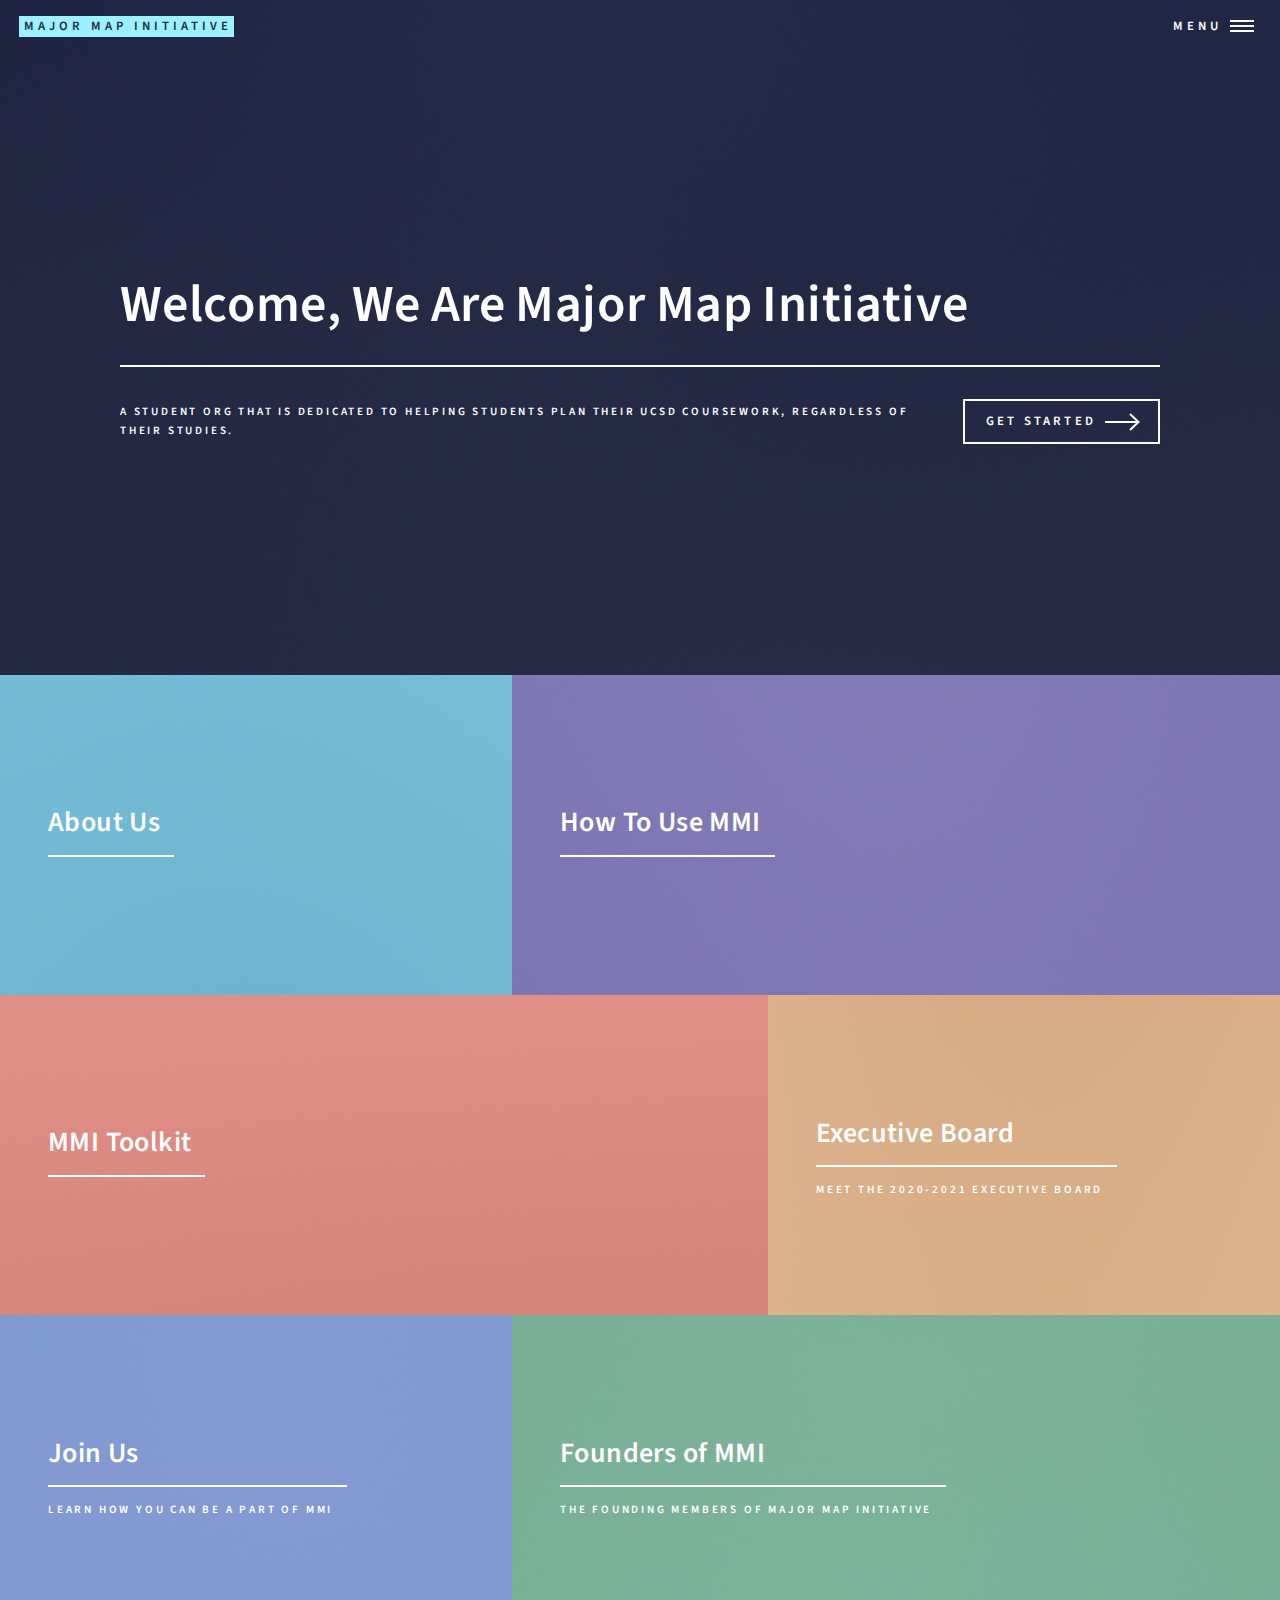
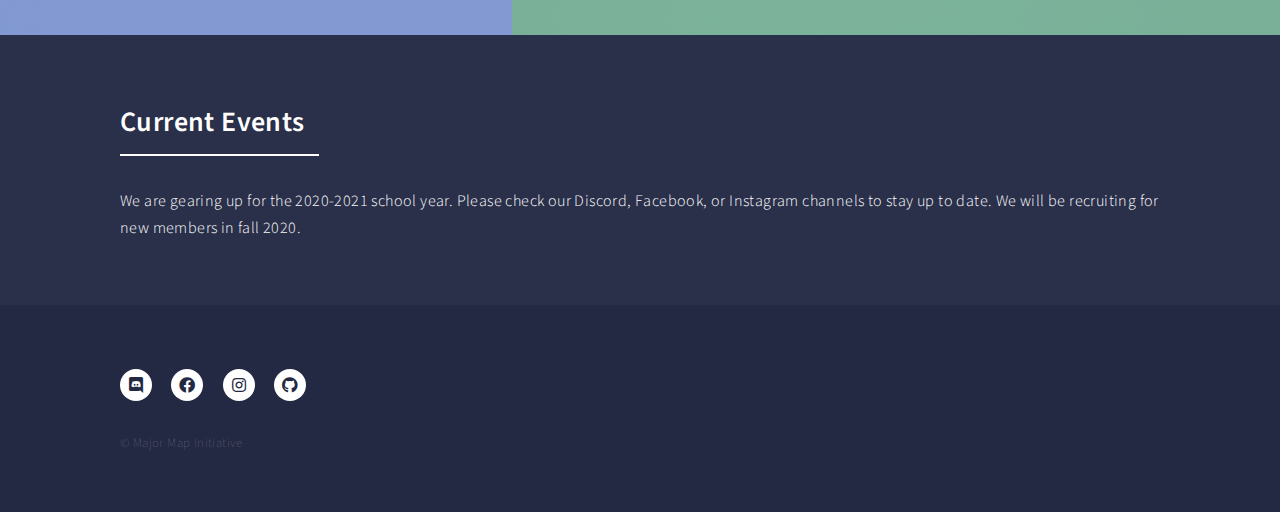
<file: Web Prototype/index.html>
<!DOCTYPE HTML>
<html>
	<head>
		<title>Major Map Initiative</title>
		<meta charset="utf-8" />
		<meta name="viewport" content="width=device-width, initial-scale=1, user-scalable=no" />
		<link rel="stylesheet" href="assets/css/main.css" />
		<noscript><link rel="stylesheet" href="assets/css/noscript.css" /></noscript>
	</head>
	<body class="is-preload">

		<!-- Wrapper -->
			<div id="wrapper">

				<!-- Header -->
					<header id="header" class="alt">
						<a href="index.html" class="logo"><strong>Major Map Initiative</strong> <span></span></a>
						<nav>
							<a href="#menu">Menu</a>
						</nav>
					</header>

				<!-- Menu -->
					<nav id="menu">
						<ul class="links">
							<li><a href="index.html">Home</a></li>
							<li><a href="about.html">About</a></li>
							<li><a href="how-to.html">How To Guide</a></li>
							<li><a href="tool.html">Tool</a></li>
                            <li><a href="board.html">Executive Board</a></li>
                            <li><a href="join.html">Join Us</a></li>
                            <li><a href="founders.html">Founders</a></li>
						</ul>

					</nav>

				<!-- Banner -->
					<section id="banner" class="major">
						<div class="inner">
							<header class="major">
								<h1>Welcome, We Are Major Map Initiative</h1>
							</header>
							<div class="content">
								<p>A student org that is dedicated to helping students plan their UCSD coursework, regardless of their studies.</p>
								<ul class="actions">
									<li><a href="#one" class="button next scrolly">Get Started</a></li>
								</ul>
							</div>
						</div>
					</section>

				<!-- Main -->
					<div id="main">

						<!-- One -->
							<section id="one" class="tiles">
								<article>
									<span class="image">
										<img src="images/pic01.jpg" alt="" />
									</span>
									<header class="major">
										<h3><a href="about.html" class="link">About Us</a></h3>
										<p></p>
									</header>
								</article>
								<article>
									<span class="image">
										<img src="images/pic02.jpg" alt="" />
									</span>
									<header class="major">
										<h3><a href="how-to.html" class="link">How To Use MMI</a></h3>
										<p></p>
									</header>
								</article>
								<article>
									<span class="image">
										<img src="images/pic03.jpg" alt="" />
									</span>
									<header class="major">
										<h3><a href="tool.html" class="link">MMI Toolkit</a></h3>
										<p></p>
									</header>
								</article>
								<article>
									<span class="image">
										<img src="images/pic04.jpg" alt="" />
									</span>
									<header class="major">
										<h3><a href="board.html" class="link">Executive Board</a></h3>
										<p>Meet the 2020-2021 Executive Board</p>
									</header>
								</article>
								<article>
									<span class="image">
										<img src="images/pic05.jpg" alt="" />
									</span>
									<header class="major">
										<h3><a href="join.html" class="link">Join Us</a></h3>
										<p>Learn how you can be a part of MMI</p>
									</header>
								</article>
								<article>
									<span class="image">
										<img src="images/pic06.jpg" alt="" />
									</span>
									<header class="major">
										<h3><a href="founders.html" class="link">Founders of MMI</a></h3>
										<p>The founding members of Major Map Initiative</p>
									</header>
								</article>
							</section>

						<!-- Two -->
							<section id="two">
								<div class="inner">
									<header class="major">
										<h2>Current Events</h2>
									</header>
									<p>We are gearing up for the 2020-2021 school year. Please check our Discord, Facebook, or Instagram channels to stay up to date. We will be recruiting for new members in fall 2020.</p>
								</div>
							</section>

					</div>


				<!-- Footer -->
					<footer id="footer">
						<div class="inner">
							<ul class="icons">
                                <li><a href="#" class="icon brands alt fa-discord"><span class="label">Discord</span></a></li>
								<li><a href="https://www.facebook.com/MajorMapInitiative" class="icon brands alt fa-facebook"><span class="label">Facebook</span></a></li>
								<li><a href="https://www.instagram.com/majormap_ucsd/" class="icon brands alt fa-instagram"><span class="label">Instagram</span></a></li>
								<li><a href="#" class="icon brands alt fa-github"><span class="label">GitHub</span></a></li>
							</ul>
							<ul class="copyright">
								<li>&copy; Major Map Initiative</li>
							</ul>
						</div>
					</footer>

			</div>

		<!-- Scripts -->
			<script src="assets/js/jquery.min.js"></script>
			<script src="assets/js/jquery.scrolly.min.js"></script>
			<script src="assets/js/jquery.scrollex.min.js"></script>
			<script src="assets/js/browser.min.js"></script>
			<script src="assets/js/breakpoints.min.js"></script>
			<script src="assets/js/util.js"></script>
			<script src="assets/js/main.js"></script>

	</body>
</html>
</file>
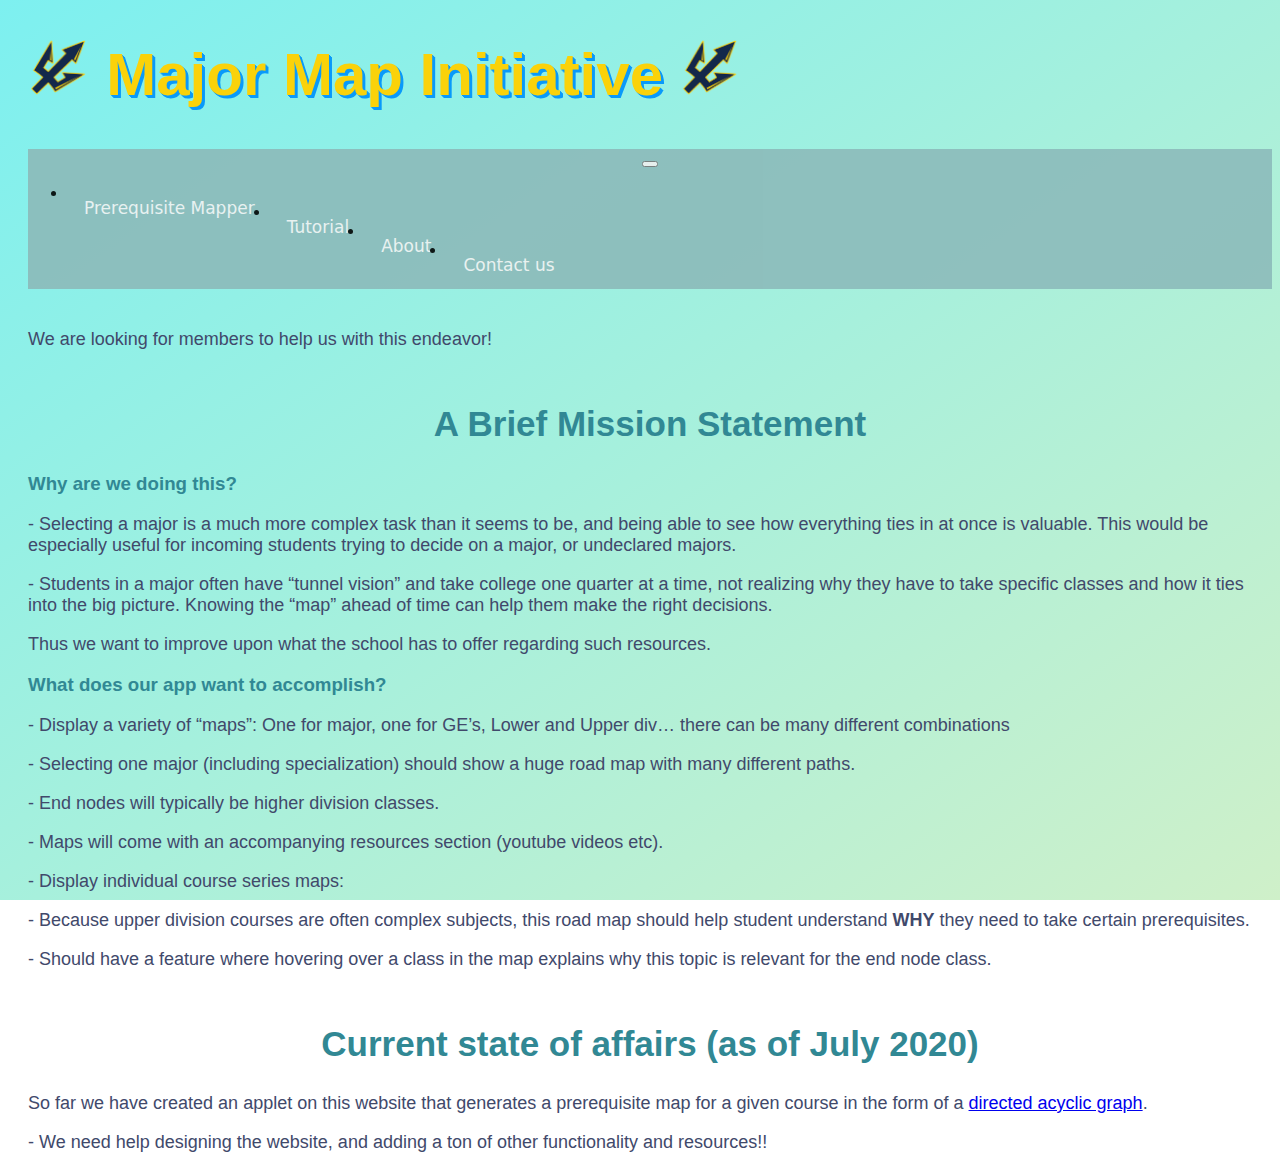
<file: about.html>
<!DOCTYPE html>

<html>
  <head>
    <meta charset="utf-8">
    <title>Major Map Initiative</title>
    <link rel="stylesheet" href="styles.css">
    <!-- CSS only -->
    <link rel="stylesheet" href="https://stackpath.bootstrapcdn.com/bootstrap/4.5.0/css/bootstrap.min.css" integrity="sha384-9aIt2nRpC12Uk9gS9baDl411NQApFmC26EwAOH8WgZl5MYYxFfc+NcPb1dKGj7Sk" crossorigin="anonymous">

    <!-- JS, Popper.js, and jQuery -->
    <script src="https://code.jquery.com/jquery-3.5.1.min.js" ></script>
    <script src="https://cdn.jsdelivr.net/npm/popper.js@1.16.0/dist/umd/popper.min.js" ></script>
    <script src="https://stackpath.bootstrapcdn.com/bootstrap/4.5.0/js/bootstrap.min.js" ></script>
  </head>

    <body id = "grad">
      <div class = "container" id = "front_page">
        <div class = "row" >
          <div class = "col" >
            <h1 id = "logo"> 
              <img src = "./img/triton_logo.png" height="55"> </img>
                Major Map Initiative 
                <img src= "./img/triton_logo.png" height="55"> </img>
            </h1>

            <div id="navbar"></div>
        
            <p>We are looking for members to help us with this endeavor!</p>
            
            <h2>A Brief Mission Statement</h2>
            <h3>Why are we doing this?</h3>
            <p>
            -  Selecting a major is a much more complex task than it seems to be, and being able to see how everything ties in at once is valuable.  
            This would be especially useful for incoming students trying to decide on a major, or undeclared majors.
            </p>
            <p>
            -  Students in a major often have “tunnel vision” and take college one quarter at a time, not realizing why they have to take specific 
            classes and how it ties into the big picture. Knowing the “map” ahead of time can help them make the right decisions.
            </p>
            <p>Thus we want to improve upon what the school has to offer regarding such resources.</p>

            <h3>What does our app want to accomplish?</h3>
            <p>- Display a variety of “maps”: One for major, one for GE’s, Lower and Upper div… there can be many different combinations</p>
            <p class='tab'>- Selecting one major (including specialization) should show a huge road map with many different paths.</p>
            <p class='tab'>- End nodes will typically be higher division classes.</p>
            <p class="tab">- Maps will come with an accompanying resources section (youtube videos etc).</p>
            <p>- Display individual course series maps:</p>
            <p class="tab">- Because upper division courses are often complex subjects, this road map should help student understand <b>WHY</b> they need to take certain prerequisites.</p>
            <p class="tab">- Should have a feature where hovering over a class in the map explains why this topic is relevant for the end node class.</p>
            
            <h2>Current state of affairs (as of July 2020)</h2>
            <p>
            So far we have created an applet on this website that generates a prerequisite map for a given course in the form of a <a href ='https://en.wikipedia.org/wiki/Directed_acyclic_graph' target="_blank">directed acyclic graph</a>.</p>
            </p>
            <p>- We need help designing the website, and adding a ton of other functionality and resources!!</p>

          </div>
        </div>
      </div>
    </body>
    <script src="./js/loadNav.js"></script>
</html>
</file>
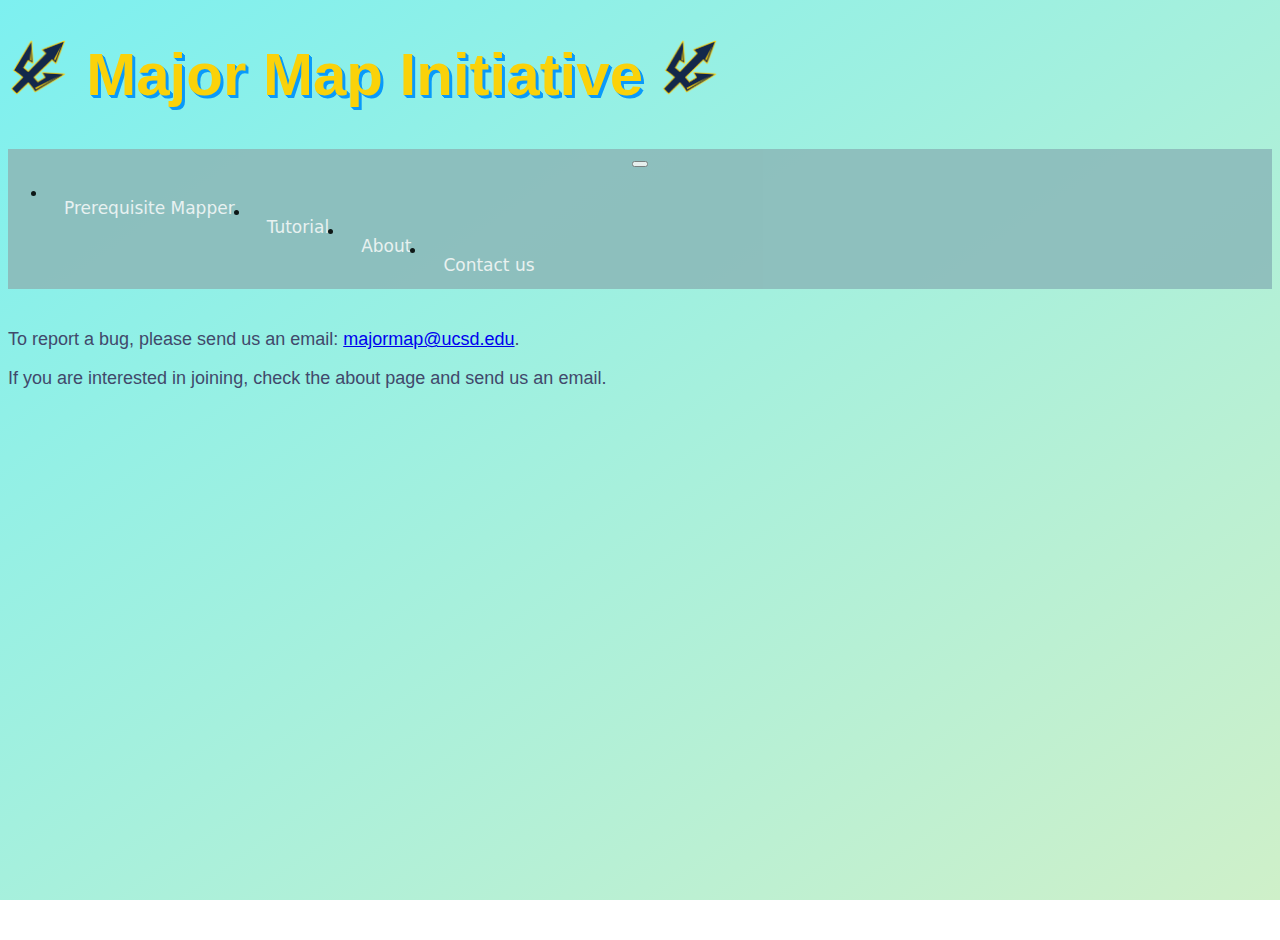
<file: contact.html>
<!DOCTYPE html>

<html>
  <head>
    <meta charset="utf-8">
    <title>Major Map Initiative</title>
    <link rel="stylesheet" href="styles.css">
    <!-- CSS only -->
    <link rel="stylesheet" href="https://stackpath.bootstrapcdn.com/bootstrap/4.5.0/css/bootstrap.min.css" integrity="sha384-9aIt2nRpC12Uk9gS9baDl411NQApFmC26EwAOH8WgZl5MYYxFfc+NcPb1dKGj7Sk" crossorigin="anonymous">

    <!-- JS, Popper.js, and jQuery -->
    <script src="https://code.jquery.com/jquery-3.5.1.min.js" ></script>
    <script src="https://cdn.jsdelivr.net/npm/popper.js@1.16.0/dist/umd/popper.min.js" ></script>
    <script src="https://stackpath.bootstrapcdn.com/bootstrap/4.5.0/js/bootstrap.min.js" ></script>
  </head>

    <body id = "grad">
        <h1 id = "logo"> 
          <img src = "./img/triton_logo.png" height="55"> </img>
            Major Map Initiative 
            <img src= "./img/triton_logo.png" height="55"> </img>
        </h1>

        <div id="navbar"></div>
    
        <p>
        To report a bug, please send us an email: <a href = "mailto: majormap@ucsd.edu" target="_blank">majormap@ucsd.edu</a>.
        </p>
        <p>If you are interested in joining, check the about page and send us an email.</p>
   
    </body>
    <script src="./js/loadNav.js"></script>
</html>
</file>
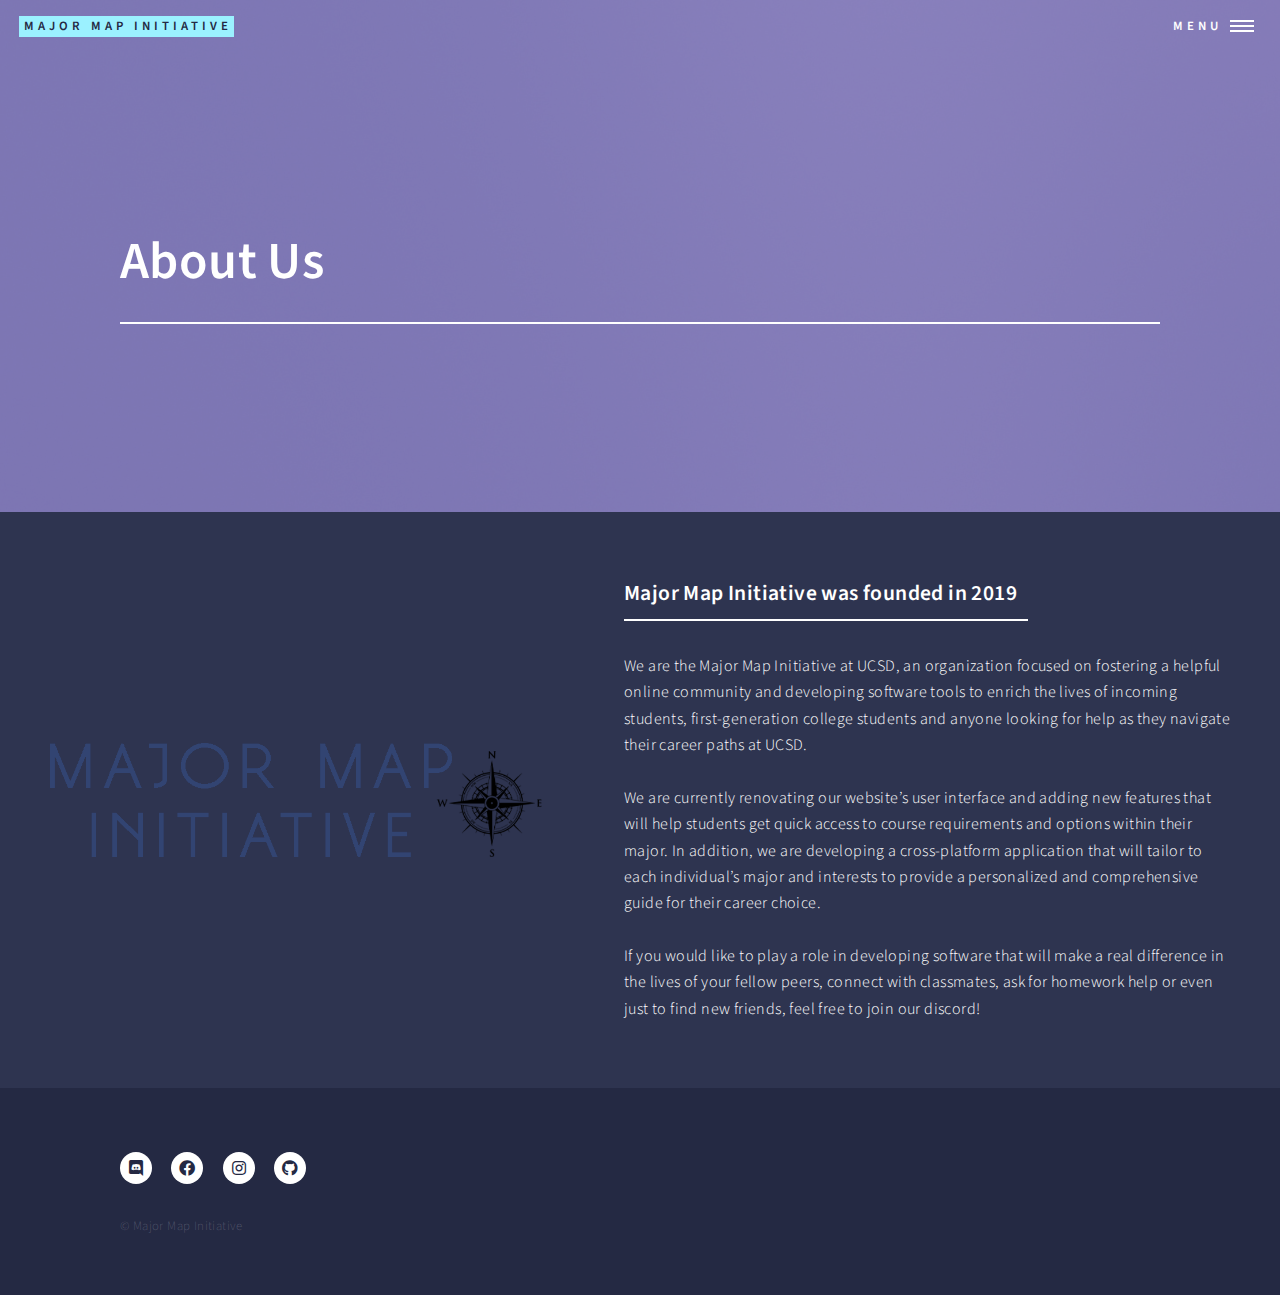
<file: Web Prototype/about.html>
<!DOCTYPE HTML>
<html>
	<head>
		<title>Major Map Initiative</title>
		<meta charset="utf-8" />
		<meta name="viewport" content="width=device-width, initial-scale=1, user-scalable=no" />
		<link rel="stylesheet" href="assets/css/main.css" />
		<noscript><link rel="stylesheet" href="assets/css/noscript.css" /></noscript>
	</head>
	<body class="is-preload">

		<!-- Wrapper -->
			<div id="wrapper">

				<!-- Header -->
					<header id="header" class="alt">
						<a href="index.html" class="logo"><strong>Major Map Initiative</strong> <span></span></a>
						<nav>
							<a href="#menu">Menu</a>
						</nav>
					</header>

				<!-- Menu -->
					<nav id="menu">
						<ul class="links">
							<li><a href="index.html">Home</a></li>
							<li><a href="about.html">About</a></li>
							<li><a href="how-to.html">How To Guide</a></li>
							<li><a href="tool.html">Tool</a></li>
                            <li><a href="board.html">Executive Board</a></li>
                            <li><a href="join.html">Join Us</a></li>
                            <li><a href="founders.html">Founders</a></li>
						</ul>

					</nav>

				<!-- Banner -->
				<!-- Note: The "styleN" class below should match that of the header element. -->
					<section id="banner" class="style2">
						<div class="inner">
							<span class="image">
								<img src="images/pic07.jpg" alt="" />
							</span>
							<header class="major">
								<h1>About Us</h1>
							</header>
						</div>
					</section>

				<!-- Main -->
					<div id="main">

						<!-- One -->
							<section id="one" class="spotlights">
								<section>
									<a href="generic.html" class="image">
										<img src="images/MMI_logo.png" alt="" data-position="center center" />
									</a>
									<div class="content">
										<div class="inner">
											<header class="major">
												<h3>Major Map Initiative was founded in 2019</h3>
											</header>
											<p>We are the Major Map Initiative at UCSD, an organization focused on fostering a helpful online community and developing software tools to enrich the lives of incoming students, first-generation college students and anyone looking for help as they navigate their career paths at UCSD.
                                            <br><br>We are currently renovating our website’s user interface and adding new features that will help students get quick access to course requirements and options within their major. In addition, we are developing a cross-platform application that will tailor to each individual’s major and interests to provide a personalized and comprehensive guide for their career choice.
                                            <br><br>If you would like to play a role in developing software that will make a real difference in the lives of your fellow peers, connect with classmates, ask for homework help or even just to find new friends, feel free to join our discord!</p>
										</div>
									</div>
								</section>
								
							</section>
					</div>



				<!-- Footer -->
					<footer id="footer">
						<div class="inner">
							<ul class="icons">
                                <li><a href="#" class="icon brands alt fa-discord"><span class="label">Discord</span></a></li>
								<li><a href="https://www.facebook.com/MajorMapInitiative" class="icon brands alt fa-facebook"><span class="label">Facebook</span></a></li>
								<li><a href="https://www.instagram.com/majormap_ucsd/" class="icon brands alt fa-instagram"><span class="label">Instagram</span></a></li>
								<li><a href="#" class="icon brands alt fa-github"><span class="label">GitHub</span></a></li>

							</ul>
							<ul class="copyright">
								<li>&copy; Major Map Initiative</li>
							</ul>
						</div>
					</footer>

			</div>

		<!-- Scripts -->
			<script src="assets/js/jquery.min.js"></script>
			<script src="assets/js/jquery.scrolly.min.js"></script>
			<script src="assets/js/jquery.scrollex.min.js"></script>
			<script src="assets/js/browser.min.js"></script>
			<script src="assets/js/breakpoints.min.js"></script>
			<script src="assets/js/util.js"></script>
			<script src="assets/js/main.js"></script>

	</body>
</html>
</file>
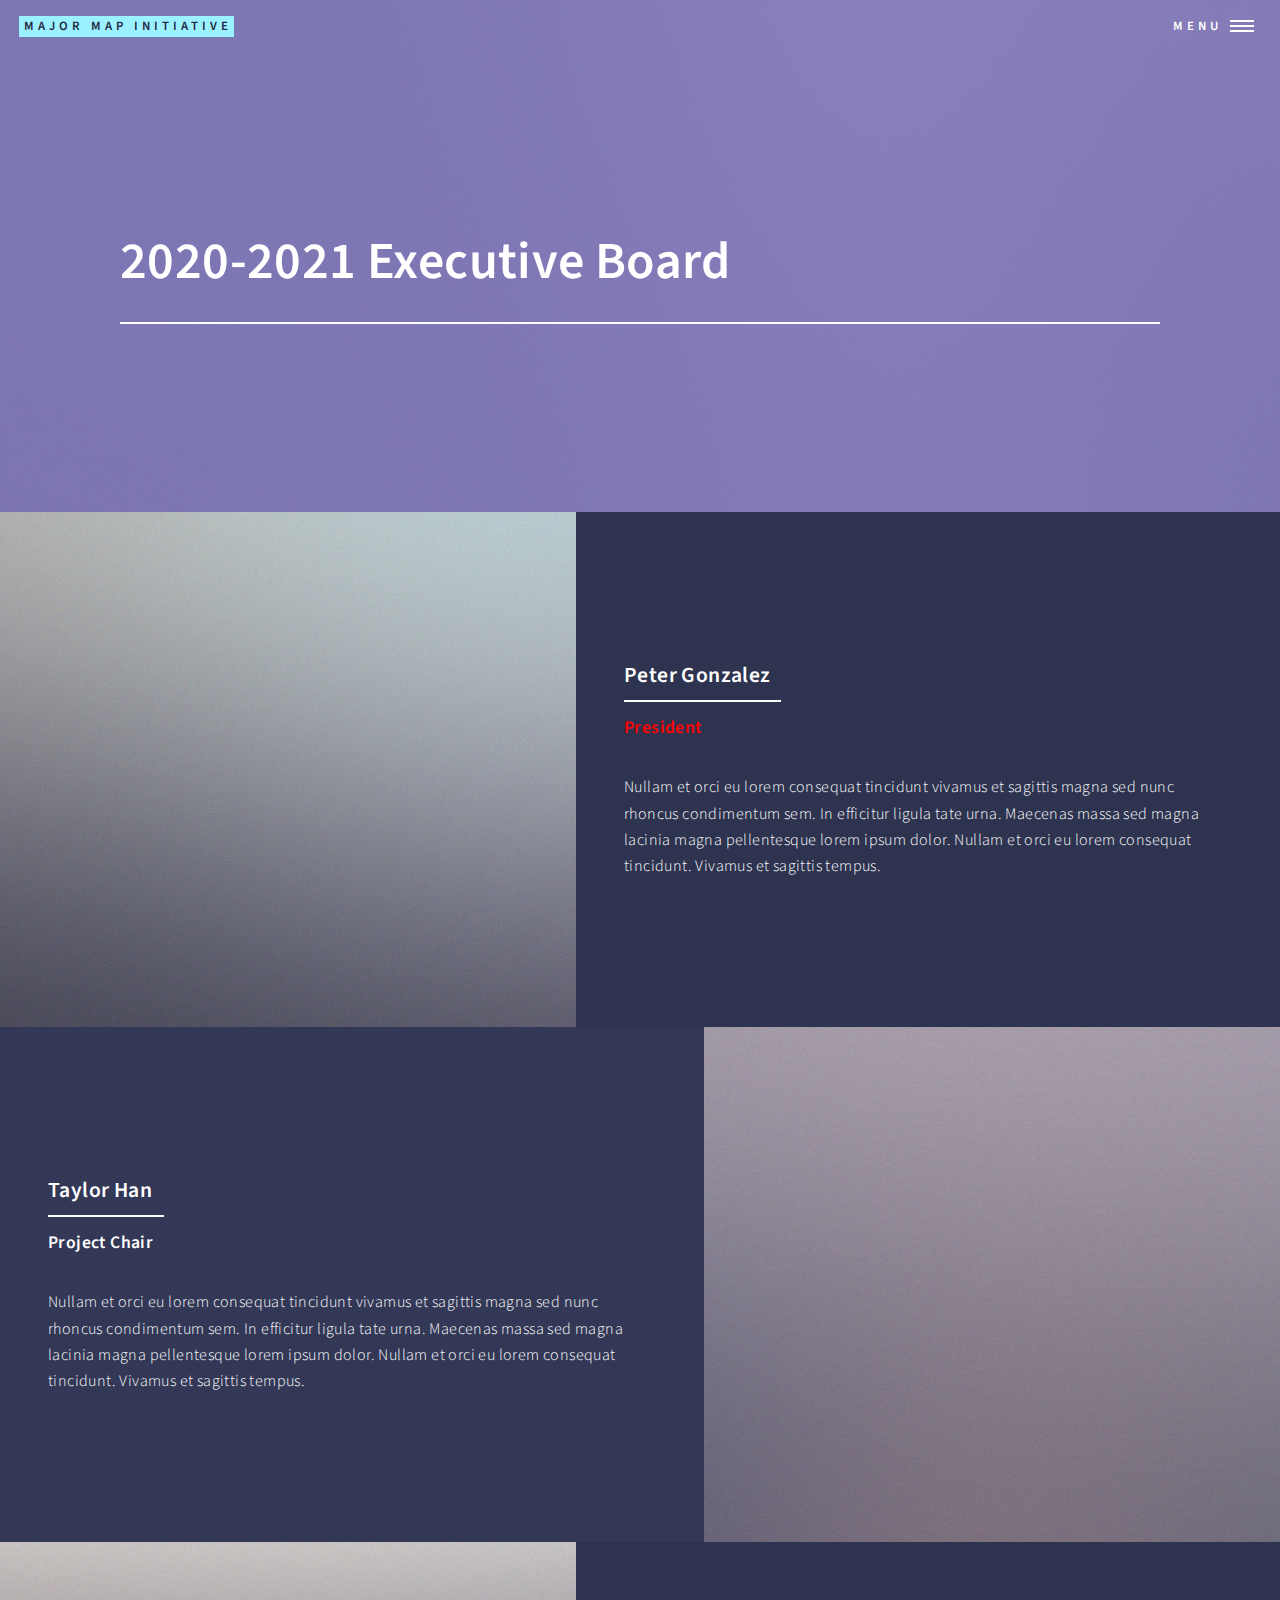
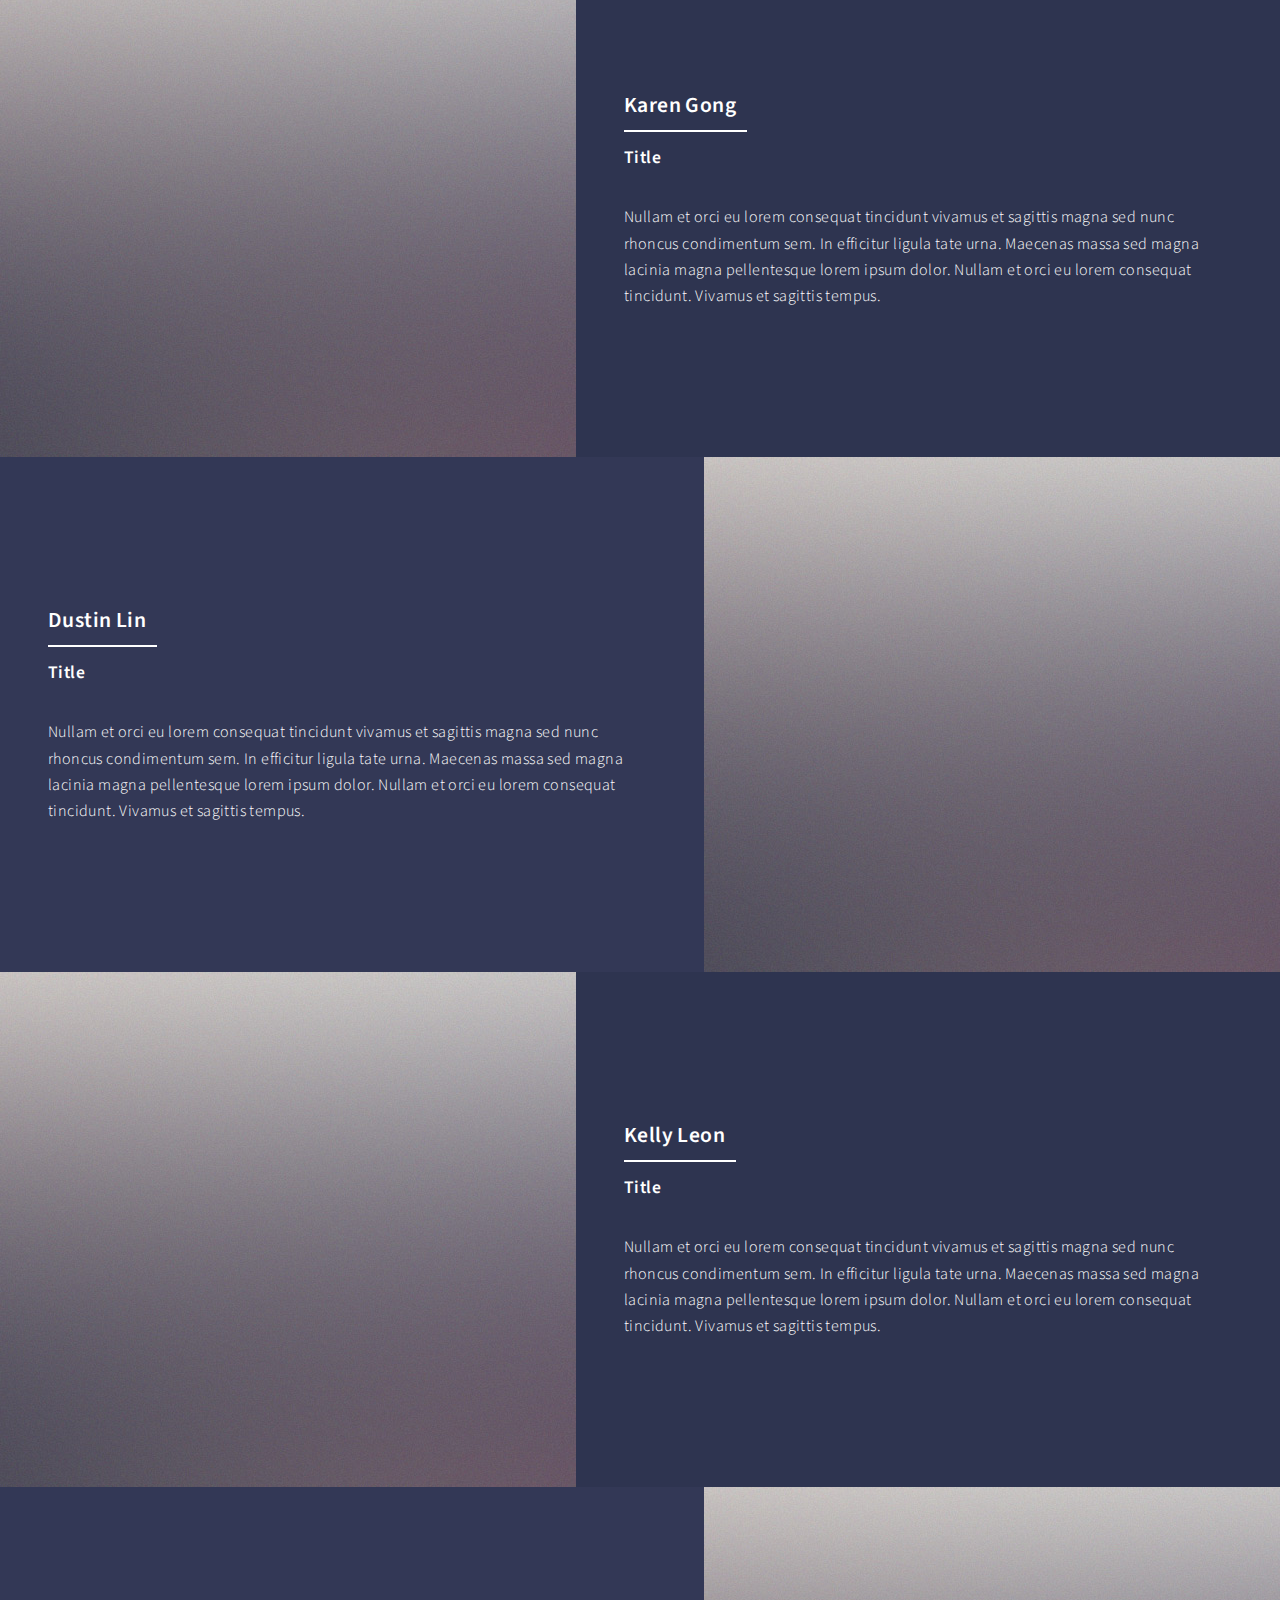
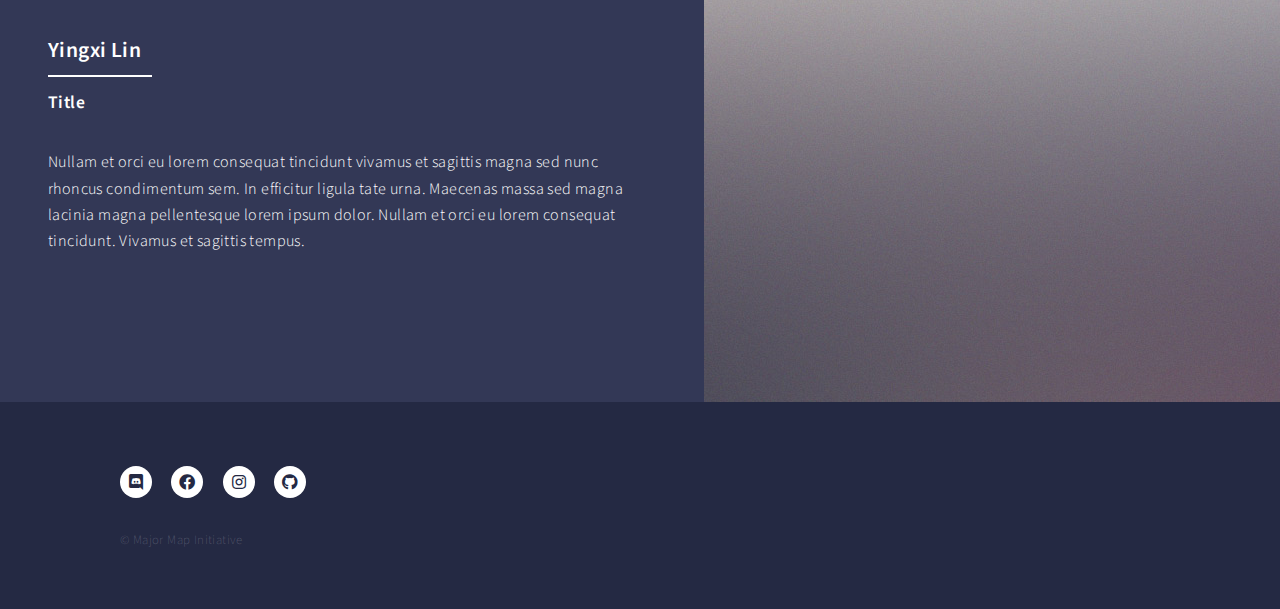
<file: Web Prototype/board.html>
<!DOCTYPE HTML>
<html>
	<head>
		<title>Major Map Initiative</title>
		<meta charset="utf-8" />
		<meta name="viewport" content="width=device-width, initial-scale=1, user-scalable=no" />
		<link rel="stylesheet" href="assets/css/main.css" />
		<noscript><link rel="stylesheet" href="assets/css/noscript.css" /></noscript>
	</head>
	<body class="is-preload">

		<!-- Wrapper -->
			<div id="wrapper">

				<!-- Header -->
					<header id="header" class="alt">
						<a href="index.html" class="logo"><strong>Major Map Initiative</strong> <span></span></a>
						<nav>
							<a href="#menu">Menu</a>
						</nav>
					</header>

				<!-- Menu -->
					<nav id="menu">
						<ul class="links">
							<li><a href="index.html">Home</a></li>
							<li><a href="about.html">About</a></li>
							<li><a href="how-to.html">How To Guide</a></li>
							<li><a href="tool.html">Tool</a></li>
                            <li><a href="board.html">Executive Board</a></li>
                            <li><a href="join.html">Join Us</a></li>
                            <li><a href="founders.html">Founders</a></li>
						</ul>

					</nav>

				<!-- Banner -->
				<!-- Note: The "styleN" class below should match that of the header element. -->
					<section id="banner" class="style2">
						<div class="inner">
							<span class="image">
								<img src="images/pic07.jpg" alt="" />
							</span>
							<header class="major">
								<h1>2020-2021 Executive Board</h1>
							</header>
						</div>
					</section>

				<!-- Main -->
					<div id="main">

						<!-- One -->
							<section id="one" class="spotlights">
								<section>
									<a href="generic.html" class="image">
										<img src="images/pic08.jpg" alt="" data-position="center center" />
									</a>
									<div class="content">
										<div class="inner">
											<header class="major">
												<h3>Peter Gonzalez</h3>
                                                <h4 style="color:red;">President</h4>
											</header>
											<p>Nullam et orci eu lorem consequat tincidunt vivamus et sagittis magna sed nunc rhoncus condimentum sem. In efficitur ligula tate urna. Maecenas massa sed magna lacinia magna pellentesque lorem ipsum dolor. Nullam et orci eu lorem consequat tincidunt. Vivamus et sagittis tempus.</p>
										</div>
									</div>
								</section>
								<section>
									<a href="generic.html" class="image">
										<img src="images/pic09.jpg" alt="" data-position="top center" />
									</a>
									<div class="content">
										<div class="inner">
											<header class="major">
												<h3>Taylor Han</h3>
                                                <h4>Project Chair</h4>
											</header>
											<p>Nullam et orci eu lorem consequat tincidunt vivamus et sagittis magna sed nunc rhoncus condimentum sem. In efficitur ligula tate urna. Maecenas massa sed magna lacinia magna pellentesque lorem ipsum dolor. Nullam et orci eu lorem consequat tincidunt. Vivamus et sagittis tempus.</p>
										</div>
									</div>
								</section>
								<section>
									<a href="generic.html" class="image">
										<img src="images/pic10.jpg" alt="" data-position="25% 25%" />
									</a>
									<div class="content">
										<div class="inner">
											<header class="major">
												<h3>Karen Gong</h3>
                                                <h4>Title</h4>
											</header>
											<p>Nullam et orci eu lorem consequat tincidunt vivamus et sagittis magna sed nunc rhoncus condimentum sem. In efficitur ligula tate urna. Maecenas massa sed magna lacinia magna pellentesque lorem ipsum dolor. Nullam et orci eu lorem consequat tincidunt. Vivamus et sagittis tempus.</p>
										</div>
									</div>
								</section>
								<section>
									<a href="generic.html" class="image">
										<img src="images/pic10.jpg" alt="" data-position="25% 25%" />
									</a>
									<div class="content">
										<div class="inner">
											<header class="major">
												<h3>Dustin Lin</h3>
                                                <h4>Title</h4>
											</header>
											<p>Nullam et orci eu lorem consequat tincidunt vivamus et sagittis magna sed nunc rhoncus condimentum sem. In efficitur ligula tate urna. Maecenas massa sed magna lacinia magna pellentesque lorem ipsum dolor. Nullam et orci eu lorem consequat tincidunt. Vivamus et sagittis tempus.</p>
										</div>
									</div>
								</section>
								<section>
									<a href="generic.html" class="image">
										<img src="images/pic10.jpg" alt="" data-position="25% 25%" />
									</a>
									<div class="content">
										<div class="inner">
											<header class="major">
												<h3>Kelly Leon</h3>
                                                <h4>Title</h4>
											</header>
											<p>Nullam et orci eu lorem consequat tincidunt vivamus et sagittis magna sed nunc rhoncus condimentum sem. In efficitur ligula tate urna. Maecenas massa sed magna lacinia magna pellentesque lorem ipsum dolor. Nullam et orci eu lorem consequat tincidunt. Vivamus et sagittis tempus.</p>
										</div>
									</div>
								</section>
								<section>
									<a href="generic.html" class="image">
										<img src="images/pic10.jpg" alt="" data-position="25% 25%" />
									</a>
									<div class="content">
										<div class="inner">
											<header class="major">
												<h3>Yingxi Lin</h3>
                                                <h4>Title</h4>
											</header>
											<p>Nullam et orci eu lorem consequat tincidunt vivamus et sagittis magna sed nunc rhoncus condimentum sem. In efficitur ligula tate urna. Maecenas massa sed magna lacinia magna pellentesque lorem ipsum dolor. Nullam et orci eu lorem consequat tincidunt. Vivamus et sagittis tempus.</p>
										</div>
									</div>
								</section>     
							</section>
					</div>



				<!-- Footer -->
					<footer id="footer">
						<div class="inner">
							<ul class="icons">
                                <li><a href="#" class="icon brands alt fa-discord"><span class="label">Discord</span></a></li>
								<li><a href="https://www.facebook.com/MajorMapInitiative" class="icon brands alt fa-facebook"><span class="label">Facebook</span></a></li>
								<li><a href="https://www.instagram.com/majormap_ucsd/" class="icon brands alt fa-instagram"><span class="label">Instagram</span></a></li>
								<li><a href="#" class="icon brands alt fa-github"><span class="label">GitHub</span></a></li>

							</ul>
							<ul class="copyright">
								<li>&copy; Major Map Initiative</li>
							</ul>
						</div>
					</footer>

			</div>

		<!-- Scripts -->
			<script src="assets/js/jquery.min.js"></script>
			<script src="assets/js/jquery.scrolly.min.js"></script>
			<script src="assets/js/jquery.scrollex.min.js"></script>
			<script src="assets/js/browser.min.js"></script>
			<script src="assets/js/breakpoints.min.js"></script>
			<script src="assets/js/util.js"></script>
			<script src="assets/js/main.js"></script>

	</body>
</html>
</file>
<file: Web Prototype/assets/css/noscript.css>
/* Banner */

	body.is-preload #banner:after {
		opacity: 0.85;
	}

	body.is-preload #banner > .inner {
		-moz-filter: none;
		-webkit-filter: none;
		-ms-filter: none;
		filter: none;
		-moz-transform: none;
		-webkit-transform: none;
		-ms-transform: none;
		transform: none;
		opacity: 1;
	}
</file>
<file: Web Prototype/assets/css/main.css>
@import url(fontawesome-all.min.css);
@import url("https://fonts.googleapis.com/css?family=Source+Sans+Pro:300,300italic,600,600italic");



html, body, div, span, applet, object,
iframe, h1, h2, h3, h4, h5, h6, p, blockquote,
pre, a, abbr, acronym, address, big, cite,
code, del, dfn, em, img, ins, kbd, q, s, samp,
small, strike, strong, sub, sup, tt, var, b,
u, i, center, dl, dt, dd, ol, ul, li, fieldset,
form, label, legend, table, caption, tbody,
tfoot, thead, tr, th, td, article, aside,
canvas, details, embed, figure, figcaption,
footer, header, hgroup, menu, nav, output, ruby,
section, summary, time, mark, audio, video {
	margin: 0;
	padding: 0;
	border: 0;
	font-size: 100%;
	font: inherit;
	vertical-align: baseline;}

article, aside, details, figcaption, figure,
footer, header, hgroup, menu, nav, section {
	display: block;}

body {
	line-height: 1;
}

ol, ul {
	list-style: none;
}

blockquote, q {
	quotes: none;
}

	blockquote:before, blockquote:after, q:before, q:after {
		content: '';
		content: none;
	}

table {
	border-collapse: collapse;
	border-spacing: 0;
}

body {
	-webkit-text-size-adjust: none;
}

mark {
	background-color: transparent;
	color: inherit;
}

input::-moz-focus-inner {
	border: 0;
	padding: 0;
}

input, select, textarea {
	-moz-appearance: none;
	-webkit-appearance: none;
	-ms-appearance: none;
	appearance: none;
}

/* Basic */

	@-ms-viewport {
		width: device-width;
	}

	body {
		-ms-overflow-style: scrollbar;
	}

	@media screen and (max-width: 480px) {

		html, body {
			min-width: 320px;
		}

	}

	html {
		box-sizing: border-box;
	}

	*, *:before, *:after {
		box-sizing: inherit;
	}

	body {
		background: #242943;
	}

		body.is-preload *, body.is-preload *:before, body.is-preload *:after {
			-moz-animation: none !important;
			-webkit-animation: none !important;
			-ms-animation: none !important;
			animation: none !important;
			-moz-transition: none !important;
			-webkit-transition: none !important;
			-ms-transition: none !important;
			transition: none !important;
		}

/* Type */

	body, input, select, textarea {
		color: #ffffff;
		font-family: "Source Sans Pro", Helvetica, sans-serif;
		font-size: 17pt;
		font-weight: 300;
		letter-spacing: 0.025em;
		line-height: 1.65;
	}

		@media screen and (max-width: 1680px) {

			body, input, select, textarea {
				font-size: 14pt;
			}

		}

		@media screen and (max-width: 1280px) {

			body, input, select, textarea {
				font-size: 12pt;
			}

		}

		@media screen and (max-width: 360px) {

			body, input, select, textarea {
				font-size: 11pt;
			}

		}

	a {
		-moz-transition: color 0.2s ease-in-out, border-bottom-color 0.2s ease-in-out;
		-webkit-transition: color 0.2s ease-in-out, border-bottom-color 0.2s ease-in-out;
		-ms-transition: color 0.2s ease-in-out, border-bottom-color 0.2s ease-in-out;
		transition: color 0.2s ease-in-out, border-bottom-color 0.2s ease-in-out;
		border-bottom: dotted 1px;
		color: inherit;
		text-decoration: none;
	}

		a:hover {
			border-bottom-color: transparent;
			color: #9bf1ff !important;
		}

		a:active {
			color: #53e3fb !important;
		}

	strong, b {
		color: #ffffff;
		font-weight: 600;
	}

	em, i {
		font-style: italic;
	}

	p {
		margin: 0 0 2em 0;
	}

	h1, h2, h3, h4, h5, h6 {
		color: #ffffff;
		font-weight: 600;
		line-height: 1.65;
		margin: 0 0 1em 0;
	}

		h1 a, h2 a, h3 a, h4 a, h5 a, h6 a {
			color: inherit;
			border-bottom: 0;
		}

	h1 {
		font-size: 2.5em;
	}

	h2 {
		font-size: 1.75em;
	}

	h3 {
		font-size: 1.35em;
	}

	h4 {
		font-size: 1.1em;
	}

	h5 {
		font-size: 0.9em;
	}

	h6 {
		font-size: 0.7em;
	}

	@media screen and (max-width: 736px) {

		h1 {
			font-size: 2em;
		}

		h2 {
			font-size: 1.5em;
		}

		h3 {
			font-size: 1.25em;
		}

	}

	sub {
		font-size: 0.8em;
		position: relative;
		top: 0.5em;
	}

	sup {
		font-size: 0.8em;
		position: relative;
		top: -0.5em;
	}

	blockquote {
		border-left: solid 4px rgba(212, 212, 255, 0.1);
		font-style: italic;
		margin: 0 0 2em 0;
		padding: 0.5em 0 0.5em 2em;
	}

	code {
		background: rgba(212, 212, 255, 0.035);
		font-family: "Courier New", monospace;
		font-size: 0.9em;
		margin: 0 0.25em;
		padding: 0.25em 0.65em;
	}

	pre {
		-webkit-overflow-scrolling: touch;
		font-family: "Courier New", monospace;
		font-size: 0.9em;
		margin: 0 0 2em 0;
	}

		pre code {
			display: block;
			line-height: 1.75;
			padding: 1em 1.5em;
			overflow-x: auto;
		}

	hr {
		border: 0;
		border-bottom: solid 1px rgba(212, 212, 255, 0.1);
		margin: 2em 0;
	}

		hr.major {
			margin: 3em 0;
		}

	.align-left {
		text-align: left;
	}

	.align-center {
		text-align: center;
	}

	.align-right {
		text-align: right;
	}

/* Row */

	.row {
		display: flex;
		flex-wrap: wrap;
		box-sizing: border-box;
		align-items: stretch;
	}

		.row > * {
			box-sizing: border-box;
		}

		.row.gtr-uniform > * > :last-child {
			margin-bottom: 0;
		}

		.row.aln-left {
			justify-content: flex-start;
		}

		.row.aln-center {
			justify-content: center;
		}

		.row.aln-right {
			justify-content: flex-end;
		}

		.row.aln-top {
			align-items: flex-start;
		}

		.row.aln-middle {
			align-items: center;
		}

		.row.aln-bottom {
			align-items: flex-end;
		}

		.row > .imp {
			order: -1;
		}

		.row > .col-1 {
			width: 8.33333%;
		}

		.row > .off-1 {
			margin-left: 8.33333%;
		}

		.row > .col-2 {
			width: 16.66667%;
		}

		.row > .off-2 {
			margin-left: 16.66667%;
		}

		.row > .col-3 {
			width: 25%;
		}

		.row > .off-3 {
			margin-left: 25%;
		}

		.row > .col-4 {
			width: 33.33333%;
		}

		.row > .off-4 {
			margin-left: 33.33333%;
		}

		.row > .col-5 {
			width: 41.66667%;
		}

		.row > .off-5 {
			margin-left: 41.66667%;
		}

		.row > .col-6 {
			width: 50%;
		}

		.row > .off-6 {
			margin-left: 50%;
		}

		.row > .col-7 {
			width: 58.33333%;
		}

		.row > .off-7 {
			margin-left: 58.33333%;
		}

		.row > .col-8 {
			width: 66.66667%;
		}

		.row > .off-8 {
			margin-left: 66.66667%;
		}

		.row > .col-9 {
			width: 75%;
		}

		.row > .off-9 {
			margin-left: 75%;
		}

		.row > .col-10 {
			width: 83.33333%;
		}

		.row > .off-10 {
			margin-left: 83.33333%;
		}

		.row > .col-11 {
			width: 91.66667%;
		}

		.row > .off-11 {
			margin-left: 91.66667%;
		}

		.row > .col-12 {
			width: 100%;
		}

		.row > .off-12 {
			margin-left: 100%;
		}

		.row.gtr-0 {
			margin-top: 0;
			margin-left: 0em;
		}

			.row.gtr-0 > * {
				padding: 0 0 0 0em;
			}

			.row.gtr-0.gtr-uniform {
				margin-top: 0em;
			}

				.row.gtr-0.gtr-uniform > * {
					padding-top: 0em;
				}

		.row.gtr-25 {
			margin-top: 0;
			margin-left: -0.5em;
		}

			.row.gtr-25 > * {
				padding: 0 0 0 0.5em;
			}

			.row.gtr-25.gtr-uniform {
				margin-top: -0.5em;
			}

				.row.gtr-25.gtr-uniform > * {
					padding-top: 0.5em;
				}

		.row.gtr-50 {
			margin-top: 0;
			margin-left: -1em;
		}

			.row.gtr-50 > * {
				padding: 0 0 0 1em;
			}

			.row.gtr-50.gtr-uniform {
				margin-top: -1em;
			}

				.row.gtr-50.gtr-uniform > * {
					padding-top: 1em;
				}

		.row {
			margin-top: 0;
			margin-left: -2em;
		}

			.row > * {
				padding: 0 0 0 2em;
			}

			.row.gtr-uniform {
				margin-top: -2em;
			}

				.row.gtr-uniform > * {
					padding-top: 2em;
				}

		.row.gtr-150 {
			margin-top: 0;
			margin-left: -3em;
		}

			.row.gtr-150 > * {
				padding: 0 0 0 3em;
			}

			.row.gtr-150.gtr-uniform {
				margin-top: -3em;
			}

				.row.gtr-150.gtr-uniform > * {
					padding-top: 3em;
				}

		.row.gtr-200 {
			margin-top: 0;
			margin-left: -4em;
		}

			.row.gtr-200 > * {
				padding: 0 0 0 4em;
			}

			.row.gtr-200.gtr-uniform {
				margin-top: -4em;
			}

				.row.gtr-200.gtr-uniform > * {
					padding-top: 4em;
				}

		@media screen and (max-width: 1680px) {

			.row {
				display: flex;
				flex-wrap: wrap;
				box-sizing: border-box;
				align-items: stretch;
			}

				.row > * {
					box-sizing: border-box;
				}

				.row.gtr-uniform > * > :last-child {
					margin-bottom: 0;
				}

				.row.aln-left {
					justify-content: flex-start;
				}

				.row.aln-center {
					justify-content: center;
				}

				.row.aln-right {
					justify-content: flex-end;
				}

				.row.aln-top {
					align-items: flex-start;
				}

				.row.aln-middle {
					align-items: center;
				}

				.row.aln-bottom {
					align-items: flex-end;
				}

				.row > .imp-xlarge {
					order: -1;
				}

				.row > .col-1-xlarge {
					width: 8.33333%;
				}

				.row > .off-1-xlarge {
					margin-left: 8.33333%;
				}

				.row > .col-2-xlarge {
					width: 16.66667%;
				}

				.row > .off-2-xlarge {
					margin-left: 16.66667%;
				}

				.row > .col-3-xlarge {
					width: 25%;
				}

				.row > .off-3-xlarge {
					margin-left: 25%;
				}

				.row > .col-4-xlarge {
					width: 33.33333%;
				}

				.row > .off-4-xlarge {
					margin-left: 33.33333%;
				}

				.row > .col-5-xlarge {
					width: 41.66667%;
				}

				.row > .off-5-xlarge {
					margin-left: 41.66667%;
				}

				.row > .col-6-xlarge {
					width: 50%;
				}

				.row > .off-6-xlarge {
					margin-left: 50%;
				}

				.row > .col-7-xlarge {
					width: 58.33333%;
				}

				.row > .off-7-xlarge {
					margin-left: 58.33333%;
				}

				.row > .col-8-xlarge {
					width: 66.66667%;
				}

				.row > .off-8-xlarge {
					margin-left: 66.66667%;
				}

				.row > .col-9-xlarge {
					width: 75%;
				}

				.row > .off-9-xlarge {
					margin-left: 75%;
				}

				.row > .col-10-xlarge {
					width: 83.33333%;
				}

				.row > .off-10-xlarge {
					margin-left: 83.33333%;
				}

				.row > .col-11-xlarge {
					width: 91.66667%;
				}

				.row > .off-11-xlarge {
					margin-left: 91.66667%;
				}

				.row > .col-12-xlarge {
					width: 100%;
				}

				.row > .off-12-xlarge {
					margin-left: 100%;
				}

				.row.gtr-0 {
					margin-top: 0;
					margin-left: 0em;
				}

					.row.gtr-0 > * {
						padding: 0 0 0 0em;
					}

					.row.gtr-0.gtr-uniform {
						margin-top: 0em;
					}

						.row.gtr-0.gtr-uniform > * {
							padding-top: 0em;
						}

				.row.gtr-25 {
					margin-top: 0;
					margin-left: -0.5em;
				}

					.row.gtr-25 > * {
						padding: 0 0 0 0.5em;
					}

					.row.gtr-25.gtr-uniform {
						margin-top: -0.5em;
					}

						.row.gtr-25.gtr-uniform > * {
							padding-top: 0.5em;
						}

				.row.gtr-50 {
					margin-top: 0;
					margin-left: -1em;
				}

					.row.gtr-50 > * {
						padding: 0 0 0 1em;
					}

					.row.gtr-50.gtr-uniform {
						margin-top: -1em;
					}

						.row.gtr-50.gtr-uniform > * {
							padding-top: 1em;
						}

				.row {
					margin-top: 0;
					margin-left: -2em;
				}

					.row > * {
						padding: 0 0 0 2em;
					}

					.row.gtr-uniform {
						margin-top: -2em;
					}

						.row.gtr-uniform > * {
							padding-top: 2em;
						}

				.row.gtr-150 {
					margin-top: 0;
					margin-left: -3em;
				}

					.row.gtr-150 > * {
						padding: 0 0 0 3em;
					}

					.row.gtr-150.gtr-uniform {
						margin-top: -3em;
					}

						.row.gtr-150.gtr-uniform > * {
							padding-top: 3em;
						}

				.row.gtr-200 {
					margin-top: 0;
					margin-left: -4em;
				}

					.row.gtr-200 > * {
						padding: 0 0 0 4em;
					}

					.row.gtr-200.gtr-uniform {
						margin-top: -4em;
					}

						.row.gtr-200.gtr-uniform > * {
							padding-top: 4em;
						}

		}

		@media screen and (max-width: 1280px) {

			.row {
				display: flex;
				flex-wrap: wrap;
				box-sizing: border-box;
				align-items: stretch;
			}

				.row > * {
					box-sizing: border-box;
				}

				.row.gtr-uniform > * > :last-child {
					margin-bottom: 0;
				}

				.row.aln-left {
					justify-content: flex-start;
				}

				.row.aln-center {
					justify-content: center;
				}

				.row.aln-right {
					justify-content: flex-end;
				}

				.row.aln-top {
					align-items: flex-start;
				}

				.row.aln-middle {
					align-items: center;
				}

				.row.aln-bottom {
					align-items: flex-end;
				}

				.row > .imp-large {
					order: -1;
				}

				.row > .col-1-large {
					width: 8.33333%;
				}

				.row > .off-1-large {
					margin-left: 8.33333%;
				}

				.row > .col-2-large {
					width: 16.66667%;
				}

				.row > .off-2-large {
					margin-left: 16.66667%;
				}

				.row > .col-3-large {
					width: 25%;
				}

				.row > .off-3-large {
					margin-left: 25%;
				}

				.row > .col-4-large {
					width: 33.33333%;
				}

				.row > .off-4-large {
					margin-left: 33.33333%;
				}

				.row > .col-5-large {
					width: 41.66667%;
				}

				.row > .off-5-large {
					margin-left: 41.66667%;
				}

				.row > .col-6-large {
					width: 50%;
				}

				.row > .off-6-large {
					margin-left: 50%;
				}

				.row > .col-7-large {
					width: 58.33333%;
				}

				.row > .off-7-large {
					margin-left: 58.33333%;
				}

				.row > .col-8-large {
					width: 66.66667%;
				}

				.row > .off-8-large {
					margin-left: 66.66667%;
				}

				.row > .col-9-large {
					width: 75%;
				}

				.row > .off-9-large {
					margin-left: 75%;
				}

				.row > .col-10-large {
					width: 83.33333%;
				}

				.row > .off-10-large {
					margin-left: 83.33333%;
				}

				.row > .col-11-large {
					width: 91.66667%;
				}

				.row > .off-11-large {
					margin-left: 91.66667%;
				}

				.row > .col-12-large {
					width: 100%;
				}

				.row > .off-12-large {
					margin-left: 100%;
				}

				.row.gtr-0 {
					margin-top: 0;
					margin-left: 0em;
				}

					.row.gtr-0 > * {
						padding: 0 0 0 0em;
					}

					.row.gtr-0.gtr-uniform {
						margin-top: 0em;
					}

						.row.gtr-0.gtr-uniform > * {
							padding-top: 0em;
						}

				.row.gtr-25 {
					margin-top: 0;
					margin-left: -0.375em;
				}

					.row.gtr-25 > * {
						padding: 0 0 0 0.375em;
					}

					.row.gtr-25.gtr-uniform {
						margin-top: -0.375em;
					}

						.row.gtr-25.gtr-uniform > * {
							padding-top: 0.375em;
						}

				.row.gtr-50 {
					margin-top: 0;
					margin-left: -0.75em;
				}

					.row.gtr-50 > * {
						padding: 0 0 0 0.75em;
					}

					.row.gtr-50.gtr-uniform {
						margin-top: -0.75em;
					}

						.row.gtr-50.gtr-uniform > * {
							padding-top: 0.75em;
						}

				.row {
					margin-top: 0;
					margin-left: -1.5em;
				}

					.row > * {
						padding: 0 0 0 1.5em;
					}

					.row.gtr-uniform {
						margin-top: -1.5em;
					}

						.row.gtr-uniform > * {
							padding-top: 1.5em;
						}

				.row.gtr-150 {
					margin-top: 0;
					margin-left: -2.25em;
				}

					.row.gtr-150 > * {
						padding: 0 0 0 2.25em;
					}

					.row.gtr-150.gtr-uniform {
						margin-top: -2.25em;
					}

						.row.gtr-150.gtr-uniform > * {
							padding-top: 2.25em;
						}

				.row.gtr-200 {
					margin-top: 0;
					margin-left: -3em;
				}

					.row.gtr-200 > * {
						padding: 0 0 0 3em;
					}

					.row.gtr-200.gtr-uniform {
						margin-top: -3em;
					}

						.row.gtr-200.gtr-uniform > * {
							padding-top: 3em;
						}

		}

		@media screen and (max-width: 980px) {

			.row {
				display: flex;
				flex-wrap: wrap;
				box-sizing: border-box;
				align-items: stretch;
			}

				.row > * {
					box-sizing: border-box;
				}

				.row.gtr-uniform > * > :last-child {
					margin-bottom: 0;
				}

				.row.aln-left {
					justify-content: flex-start;
				}

				.row.aln-center {
					justify-content: center;
				}

				.row.aln-right {
					justify-content: flex-end;
				}

				.row.aln-top {
					align-items: flex-start;
				}

				.row.aln-middle {
					align-items: center;
				}

				.row.aln-bottom {
					align-items: flex-end;
				}

				.row > .imp-medium {
					order: -1;
				}

				.row > .col-1-medium {
					width: 8.33333%;
				}

				.row > .off-1-medium {
					margin-left: 8.33333%;
				}

				.row > .col-2-medium {
					width: 16.66667%;
				}

				.row > .off-2-medium {
					margin-left: 16.66667%;
				}

				.row > .col-3-medium {
					width: 25%;
				}

				.row > .off-3-medium {
					margin-left: 25%;
				}

				.row > .col-4-medium {
					width: 33.33333%;
				}

				.row > .off-4-medium {
					margin-left: 33.33333%;
				}

				.row > .col-5-medium {
					width: 41.66667%;
				}

				.row > .off-5-medium {
					margin-left: 41.66667%;
				}

				.row > .col-6-medium {
					width: 50%;
				}

				.row > .off-6-medium {
					margin-left: 50%;
				}

				.row > .col-7-medium {
					width: 58.33333%;
				}

				.row > .off-7-medium {
					margin-left: 58.33333%;
				}

				.row > .col-8-medium {
					width: 66.66667%;
				}

				.row > .off-8-medium {
					margin-left: 66.66667%;
				}

				.row > .col-9-medium {
					width: 75%;
				}

				.row > .off-9-medium {
					margin-left: 75%;
				}

				.row > .col-10-medium {
					width: 83.33333%;
				}

				.row > .off-10-medium {
					margin-left: 83.33333%;
				}

				.row > .col-11-medium {
					width: 91.66667%;
				}

				.row > .off-11-medium {
					margin-left: 91.66667%;
				}

				.row > .col-12-medium {
					width: 100%;
				}

				.row > .off-12-medium {
					margin-left: 100%;
				}

				.row.gtr-0 {
					margin-top: 0;
					margin-left: 0em;
				}

					.row.gtr-0 > * {
						padding: 0 0 0 0em;
					}

					.row.gtr-0.gtr-uniform {
						margin-top: 0em;
					}

						.row.gtr-0.gtr-uniform > * {
							padding-top: 0em;
						}

				.row.gtr-25 {
					margin-top: 0;
					margin-left: -0.375em;
				}

					.row.gtr-25 > * {
						padding: 0 0 0 0.375em;
					}

					.row.gtr-25.gtr-uniform {
						margin-top: -0.375em;
					}

						.row.gtr-25.gtr-uniform > * {
							padding-top: 0.375em;
						}

				.row.gtr-50 {
					margin-top: 0;
					margin-left: -0.75em;
				}

					.row.gtr-50 > * {
						padding: 0 0 0 0.75em;
					}

					.row.gtr-50.gtr-uniform {
						margin-top: -0.75em;
					}

						.row.gtr-50.gtr-uniform > * {
							padding-top: 0.75em;
						}

				.row {
					margin-top: 0;
					margin-left: -1.5em;
				}

					.row > * {
						padding: 0 0 0 1.5em;
					}

					.row.gtr-uniform {
						margin-top: -1.5em;
					}

						.row.gtr-uniform > * {
							padding-top: 1.5em;
						}

				.row.gtr-150 {
					margin-top: 0;
					margin-left: -2.25em;
				}

					.row.gtr-150 > * {
						padding: 0 0 0 2.25em;
					}

					.row.gtr-150.gtr-uniform {
						margin-top: -2.25em;
					}

						.row.gtr-150.gtr-uniform > * {
							padding-top: 2.25em;
						}

				.row.gtr-200 {
					margin-top: 0;
					margin-left: -3em;
				}

					.row.gtr-200 > * {
						padding: 0 0 0 3em;
					}

					.row.gtr-200.gtr-uniform {
						margin-top: -3em;
					}

						.row.gtr-200.gtr-uniform > * {
							padding-top: 3em;
						}

		}

		@media screen and (max-width: 736px) {

			.row {
				display: flex;
				flex-wrap: wrap;
				box-sizing: border-box;
				align-items: stretch;
			}

				.row > * {
					box-sizing: border-box;
				}

				.row.gtr-uniform > * > :last-child {
					margin-bottom: 0;
				}

				.row.aln-left {
					justify-content: flex-start;
				}

				.row.aln-center {
					justify-content: center;
				}

				.row.aln-right {
					justify-content: flex-end;
				}

				.row.aln-top {
					align-items: flex-start;
				}

				.row.aln-middle {
					align-items: center;
				}

				.row.aln-bottom {
					align-items: flex-end;
				}

				.row > .imp-small {
					order: -1;
				}

				.row > .col-1-small {
					width: 8.33333%;
				}

				.row > .off-1-small {
					margin-left: 8.33333%;
				}

				.row > .col-2-small {
					width: 16.66667%;
				}

				.row > .off-2-small {
					margin-left: 16.66667%;
				}

				.row > .col-3-small {
					width: 25%;
				}

				.row > .off-3-small {
					margin-left: 25%;
				}

				.row > .col-4-small {
					width: 33.33333%;
				}

				.row > .off-4-small {
					margin-left: 33.33333%;
				}

				.row > .col-5-small {
					width: 41.66667%;
				}

				.row > .off-5-small {
					margin-left: 41.66667%;
				}

				.row > .col-6-small {
					width: 50%;
				}

				.row > .off-6-small {
					margin-left: 50%;
				}

				.row > .col-7-small {
					width: 58.33333%;
				}

				.row > .off-7-small {
					margin-left: 58.33333%;
				}

				.row > .col-8-small {
					width: 66.66667%;
				}

				.row > .off-8-small {
					margin-left: 66.66667%;
				}

				.row > .col-9-small {
					width: 75%;
				}

				.row > .off-9-small {
					margin-left: 75%;
				}

				.row > .col-10-small {
					width: 83.33333%;
				}

				.row > .off-10-small {
					margin-left: 83.33333%;
				}

				.row > .col-11-small {
					width: 91.66667%;
				}

				.row > .off-11-small {
					margin-left: 91.66667%;
				}

				.row > .col-12-small {
					width: 100%;
				}

				.row > .off-12-small {
					margin-left: 100%;
				}

				.row.gtr-0 {
					margin-top: 0;
					margin-left: 0em;
				}

					.row.gtr-0 > * {
						padding: 0 0 0 0em;
					}

					.row.gtr-0.gtr-uniform {
						margin-top: 0em;
					}

						.row.gtr-0.gtr-uniform > * {
							padding-top: 0em;
						}

				.row.gtr-25 {
					margin-top: 0;
					margin-left: -0.3125em;
				}

					.row.gtr-25 > * {
						padding: 0 0 0 0.3125em;
					}

					.row.gtr-25.gtr-uniform {
						margin-top: -0.3125em;
					}

						.row.gtr-25.gtr-uniform > * {
							padding-top: 0.3125em;
						}

				.row.gtr-50 {
					margin-top: 0;
					margin-left: -0.625em;
				}

					.row.gtr-50 > * {
						padding: 0 0 0 0.625em;
					}

					.row.gtr-50.gtr-uniform {
						margin-top: -0.625em;
					}

						.row.gtr-50.gtr-uniform > * {
							padding-top: 0.625em;
						}

				.row {
					margin-top: 0;
					margin-left: -1.25em;
				}

					.row > * {
						padding: 0 0 0 1.25em;
					}

					.row.gtr-uniform {
						margin-top: -1.25em;
					}

						.row.gtr-uniform > * {
							padding-top: 1.25em;
						}

				.row.gtr-150 {
					margin-top: 0;
					margin-left: -1.875em;
				}

					.row.gtr-150 > * {
						padding: 0 0 0 1.875em;
					}

					.row.gtr-150.gtr-uniform {
						margin-top: -1.875em;
					}

						.row.gtr-150.gtr-uniform > * {
							padding-top: 1.875em;
						}

				.row.gtr-200 {
					margin-top: 0;
					margin-left: -2.5em;
				}

					.row.gtr-200 > * {
						padding: 0 0 0 2.5em;
					}

					.row.gtr-200.gtr-uniform {
						margin-top: -2.5em;
					}

						.row.gtr-200.gtr-uniform > * {
							padding-top: 2.5em;
						}

		}

		@media screen and (max-width: 480px) {

			.row {
				display: flex;
				flex-wrap: wrap;
				box-sizing: border-box;
				align-items: stretch;
			}

				.row > * {
					box-sizing: border-box;
				}

				.row.gtr-uniform > * > :last-child {
					margin-bottom: 0;
				}

				.row.aln-left {
					justify-content: flex-start;
				}

				.row.aln-center {
					justify-content: center;
				}

				.row.aln-right {
					justify-content: flex-end;
				}

				.row.aln-top {
					align-items: flex-start;
				}

				.row.aln-middle {
					align-items: center;
				}

				.row.aln-bottom {
					align-items: flex-end;
				}

				.row > .imp-xsmall {
					order: -1;
				}

				.row > .col-1-xsmall {
					width: 8.33333%;
				}

				.row > .off-1-xsmall {
					margin-left: 8.33333%;
				}

				.row > .col-2-xsmall {
					width: 16.66667%;
				}

				.row > .off-2-xsmall {
					margin-left: 16.66667%;
				}

				.row > .col-3-xsmall {
					width: 25%;
				}

				.row > .off-3-xsmall {
					margin-left: 25%;
				}

				.row > .col-4-xsmall {
					width: 33.33333%;
				}

				.row > .off-4-xsmall {
					margin-left: 33.33333%;
				}

				.row > .col-5-xsmall {
					width: 41.66667%;
				}

				.row > .off-5-xsmall {
					margin-left: 41.66667%;
				}

				.row > .col-6-xsmall {
					width: 50%;
				}

				.row > .off-6-xsmall {
					margin-left: 50%;
				}

				.row > .col-7-xsmall {
					width: 58.33333%;
				}

				.row > .off-7-xsmall {
					margin-left: 58.33333%;
				}

				.row > .col-8-xsmall {
					width: 66.66667%;
				}

				.row > .off-8-xsmall {
					margin-left: 66.66667%;
				}

				.row > .col-9-xsmall {
					width: 75%;
				}

				.row > .off-9-xsmall {
					margin-left: 75%;
				}

				.row > .col-10-xsmall {
					width: 83.33333%;
				}

				.row > .off-10-xsmall {
					margin-left: 83.33333%;
				}

				.row > .col-11-xsmall {
					width: 91.66667%;
				}

				.row > .off-11-xsmall {
					margin-left: 91.66667%;
				}

				.row > .col-12-xsmall {
					width: 100%;
				}

				.row > .off-12-xsmall {
					margin-left: 100%;
				}

				.row.gtr-0 {
					margin-top: 0;
					margin-left: 0em;
				}

					.row.gtr-0 > * {
						padding: 0 0 0 0em;
					}

					.row.gtr-0.gtr-uniform {
						margin-top: 0em;
					}

						.row.gtr-0.gtr-uniform > * {
							padding-top: 0em;
						}

				.row.gtr-25 {
					margin-top: 0;
					margin-left: -0.3125em;
				}

					.row.gtr-25 > * {
						padding: 0 0 0 0.3125em;
					}

					.row.gtr-25.gtr-uniform {
						margin-top: -0.3125em;
					}

						.row.gtr-25.gtr-uniform > * {
							padding-top: 0.3125em;
						}

				.row.gtr-50 {
					margin-top: 0;
					margin-left: -0.625em;
				}

					.row.gtr-50 > * {
						padding: 0 0 0 0.625em;
					}

					.row.gtr-50.gtr-uniform {
						margin-top: -0.625em;
					}

						.row.gtr-50.gtr-uniform > * {
							padding-top: 0.625em;
						}

				.row {
					margin-top: 0;
					margin-left: -1.25em;
				}

					.row > * {
						padding: 0 0 0 1.25em;
					}

					.row.gtr-uniform {
						margin-top: -1.25em;
					}

						.row.gtr-uniform > * {
							padding-top: 1.25em;
						}

				.row.gtr-150 {
					margin-top: 0;
					margin-left: -1.875em;
				}

					.row.gtr-150 > * {
						padding: 0 0 0 1.875em;
					}

					.row.gtr-150.gtr-uniform {
						margin-top: -1.875em;
					}

						.row.gtr-150.gtr-uniform > * {
							padding-top: 1.875em;
						}

				.row.gtr-200 {
					margin-top: 0;
					margin-left: -2.5em;
				}

					.row.gtr-200 > * {
						padding: 0 0 0 2.5em;
					}

					.row.gtr-200.gtr-uniform {
						margin-top: -2.5em;
					}

						.row.gtr-200.gtr-uniform > * {
							padding-top: 2.5em;
						}

		}

/* Section/Article */

	section.special, article.special {
		text-align: center;
	}

	header.major {
		width: -moz-max-content;
		width: -webkit-max-content;
		width: -ms-max-content;
		width: max-content;
		margin-bottom: 2em;
	}

		header.major > :first-child {
			margin-bottom: 0;
			width: calc(100% + 0.5em);
		}

			header.major > :first-child:after {
				content: '';
				background-color: #ffffff;
				display: block;
				height: 2px;
				margin: 0.325em 0 0.5em 0;
				width: 100%;
			}

		header.major > p {
			font-size: 0.7em;
			font-weight: 600;
			letter-spacing: 0.25em;
			margin-bottom: 0;
			text-transform: uppercase;
		}

		body.is-ie header.major > :first-child:after {
			max-width: 9em;
		}

		body.is-ie header.major > h1:after {
			max-width: 100% !important;
		}

	@media screen and (max-width: 736px) {

		header.major > p br {
			display: none;
		}

	}

/* Form */

	form {
		margin: 0 0 2em 0;
	}

		form > :last-child {
			margin-bottom: 0;
		}

		form > .fields {
			display: -moz-flex;
			display: -webkit-flex;
			display: -ms-flex;
			display: flex;
			-moz-flex-wrap: wrap;
			-webkit-flex-wrap: wrap;
			-ms-flex-wrap: wrap;
			flex-wrap: wrap;
			width: calc(100% + 3em);
			margin: -1.5em 0 2em -1.5em;
		}

			form > .fields > .field {
				-moz-flex-grow: 0;
				-webkit-flex-grow: 0;
				-ms-flex-grow: 0;
				flex-grow: 0;
				-moz-flex-shrink: 0;
				-webkit-flex-shrink: 0;
				-ms-flex-shrink: 0;
				flex-shrink: 0;
				padding: 1.5em 0 0 1.5em;
				width: calc(100% - 1.5em);
			}

				form > .fields > .field.half {
					width: calc(50% - 0.75em);
				}

				form > .fields > .field.third {
					width: calc(100%/3 - 0.5em);
				}

				form > .fields > .field.quarter {
					width: calc(25% - 0.375em);
				}

		@media screen and (max-width: 480px) {

			form > .fields {
				width: calc(100% + 3em);
				margin: -1.5em 0 2em -1.5em;
			}

				form > .fields > .field {
					padding: 1.5em 0 0 1.5em;
					width: calc(100% - 1.5em);
				}

					form > .fields > .field.half {
						width: calc(100% - 1.5em);
					}

					form > .fields > .field.third {
						width: calc(100% - 1.5em);
					}

					form > .fields > .field.quarter {
						width: calc(100% - 1.5em);
					}

		}

	label {
		color: #ffffff;
		display: block;
		font-size: 0.8em;
		font-weight: 600;
		letter-spacing: 0.25em;
		margin: 0 0 1em 0;
		text-transform: uppercase;
	}

	input[type="text"],
	input[type="password"],
	input[type="email"],
	input[type="tel"],
	input[type="search"],
	input[type="url"],
	select,
	textarea {
		-moz-appearance: none;
		-webkit-appearance: none;
		-ms-appearance: none;
		appearance: none;
		background: rgba(212, 212, 255, 0.035);
		border: none;
		border-radius: 0;
		color: inherit;
		display: block;
		outline: 0;
		padding: 0 1em;
		text-decoration: none;
		width: 100%;
	}

		input[type="text"]:invalid,
		input[type="password"]:invalid,
		input[type="email"]:invalid,
		input[type="tel"]:invalid,
		input[type="search"]:invalid,
		input[type="url"]:invalid,
		select:invalid,
		textarea:invalid {
			box-shadow: none;
		}

		input[type="text"]:focus,
		input[type="password"]:focus,
		input[type="email"]:focus,
		input[type="tel"]:focus,
		input[type="search"]:focus,
		input[type="url"]:focus,
		select:focus,
		textarea:focus {
			border-color: #9bf1ff;
			box-shadow: 0 0 0 2px #9bf1ff;
		}

	select {
		background-image: url("data:image/svg+xml;charset=utf8,%3Csvg xmlns='http://www.w3.org/2000/svg' width='40' height='40' preserveAspectRatio='none' viewBox='0 0 40 40'%3E%3Cpath d='M9.4,12.3l10.4,10.4l10.4-10.4c0.2-0.2,0.5-0.4,0.9-0.4c0.3,0,0.6,0.1,0.9,0.4l3.3,3.3c0.2,0.2,0.4,0.5,0.4,0.9 c0,0.4-0.1,0.6-0.4,0.9L20.7,31.9c-0.2,0.2-0.5,0.4-0.9,0.4c-0.3,0-0.6-0.1-0.9-0.4L4.3,17.3c-0.2-0.2-0.4-0.5-0.4-0.9 c0-0.4,0.1-0.6,0.4-0.9l3.3-3.3c0.2-0.2,0.5-0.4,0.9-0.4S9.1,12.1,9.4,12.3z' fill='rgba(212, 212, 255, 0.1)' /%3E%3C/svg%3E");
		background-size: 1.25rem;
		background-repeat: no-repeat;
		background-position: calc(100% - 1rem) center;
		height: 2.75em;
		padding-right: 2.75em;
		text-overflow: ellipsis;
	}

		select option {
			color: #ffffff;
			background: #242943;
		}

		select:focus::-ms-value {
			background-color: transparent;
		}

		select::-ms-expand {
			display: none;
		}

	input[type="text"],
	input[type="password"],
	input[type="email"],
	input[type="tel"],
	input[type="search"],
	input[type="url"],
	select {
		height: 2.75em;
	}

	textarea {
		padding: 0.75em 1em;
	}

	input[type="checkbox"],
	input[type="radio"] {
		-moz-appearance: none;
		-webkit-appearance: none;
		-ms-appearance: none;
		appearance: none;
		display: block;
		float: left;
		margin-right: -2em;
		opacity: 0;
		width: 1em;
		z-index: -1;
	}

		input[type="checkbox"] + label,
		input[type="radio"] + label {
			text-decoration: none;
			color: #ffffff;
			cursor: pointer;
			display: inline-block;
			font-weight: 300;
			padding-left: 2.65em;
			padding-right: 0.75em;
			position: relative;
		}

			input[type="checkbox"] + label:before,
			input[type="radio"] + label:before {
				-moz-osx-font-smoothing: grayscale;
				-webkit-font-smoothing: antialiased;
				display: inline-block;
				font-style: normal;
				font-variant: normal;
				text-rendering: auto;
				line-height: 1;
				text-transform: none !important;
				font-family: 'Font Awesome 5 Free';
				font-weight: 900;
			}

			input[type="checkbox"] + label:before,
			input[type="radio"] + label:before {
				background: rgba(212, 212, 255, 0.035);
				content: '';
				display: inline-block;
				font-size: 0.8em;
				height: 2.0625em;
				left: 0;
				letter-spacing: 0;
				line-height: 2.0625em;
				position: absolute;
				text-align: center;
				top: 0;
				width: 2.0625em;
			}

		input[type="checkbox"]:checked + label:before,
		input[type="radio"]:checked + label:before {
			background: #ffffff;
			border-color: #9bf1ff;
			content: '\f00c';
			color: #242943;
		}

		input[type="checkbox"]:focus + label:before,
		input[type="radio"]:focus + label:before {
			box-shadow: 0 0 0 2px #9bf1ff;
		}

	input[type="radio"] + label:before {
		border-radius: 100%;
	}

	::-webkit-input-placeholder {
		color: rgba(244, 244, 255, 0.2) !important;
		opacity: 1.0;
	}

	:-moz-placeholder {
		color: rgba(244, 244, 255, 0.2) !important;
		opacity: 1.0;
	}

	::-moz-placeholder {
		color: rgba(244, 244, 255, 0.2) !important;
		opacity: 1.0;
	}

	:-ms-input-placeholder {
		color: rgba(244, 244, 255, 0.2) !important;
		opacity: 1.0;
	}

/* Box */

	.box {
		border: solid 1px rgba(212, 212, 255, 0.1);
		margin-bottom: 2em;
		padding: 1.5em;
	}

		.box > :last-child,
		.box > :last-child > :last-child,
		.box > :last-child > :last-child > :last-child {
			margin-bottom: 0;
		}

		.box.alt {
			border: 0;
			border-radius: 0;
			padding: 0;
		}

/* Icon */

	.icon {
		text-decoration: none;
		border-bottom: none;
		position: relative;
	}

		.icon:before {
			-moz-osx-font-smoothing: grayscale;
			-webkit-font-smoothing: antialiased;
			display: inline-block;
			font-style: normal;
			font-variant: normal;
			text-rendering: auto;
			line-height: 1;
			text-transform: none !important;
			font-family: 'Font Awesome 5 Free';
			font-weight: 400;
		}

		.icon > .label {
			display: none;
		}

		.icon:before {
			line-height: inherit;
		}

		.icon.solid:before {
			font-weight: 900;
		}

		.icon.brands:before {
			font-family: 'Font Awesome 5 Brands';
		}

		.icon.alt:before {
			background-color: #ffffff;
			border-radius: 100%;
			color: #242943;
			display: inline-block;
			height: 2em;
			line-height: 2em;
			text-align: center;
			width: 2em;
		}

	a.icon.alt:before {
		-moz-transition: background-color 0.2s ease-in-out;
		-webkit-transition: background-color 0.2s ease-in-out;
		-ms-transition: background-color 0.2s ease-in-out;
		transition: background-color 0.2s ease-in-out;
	}

	a.icon.alt:hover:before {
		background-color: #6fc3df;
	}

	a.icon.alt:active:before {
		background-color: #37a6cb;
	}

/* Image */

	.image {
		border: 0;
		display: inline-block;
		position: relative;
	}

		.image img {
			display: block;
		}

		.image.left, .image.right {
			max-width: 30%;
		}

			.image.left img, .image.right img {
				width: 100%;
			}

		.image.left {
			float: left;
			margin: 0 1.5em 1.25em 0;
			top: 0.25em;
		}

		.image.right {
			float: right;
			margin: 0 0 1.25em 1.5em;
			top: 0.25em;
		}

		.image.fit {
			display: block;
			margin: 0 0 2em 0;
			width: 100%;
		}

			.image.fit img {
				width: 100%;
			}

		.image.main {
			display: block;
			margin: 2.5em 0;
			width: 100%;
		}

			.image.main img {
				width: 100%;
			}

			@media screen and (max-width: 736px) {

				.image.main {
					margin: 1.5em 0;
				}

			}

/* List */

	ol {
		list-style: decimal;
		margin: 0 0 2em 0;
		padding-left: 1.25em;
	}

		ol li {
			padding-left: 0.25em;
		}

	ul {
		list-style: disc;
		margin: 0 0 2em 0;
		padding-left: 1em;
	}

		ul li {
			padding-left: 0.5em;
		}

		ul.alt {
			list-style: none;
			padding-left: 0;
		}

			ul.alt li {
				border-top: solid 1px rgba(212, 212, 255, 0.1);
				padding: 0.5em 0;
			}

				ul.alt li:first-child {
					border-top: 0;
					padding-top: 0;
				}

	dl {
		margin: 0 0 2em 0;
	}

		dl dt {
			display: block;
			font-weight: 600;
			margin: 0 0 1em 0;
		}

		dl dd {
			margin-left: 2em;
		}

/* Actions */

	ul.actions {
		display: -moz-flex;
		display: -webkit-flex;
		display: -ms-flex;
		display: flex;
		cursor: default;
		list-style: none;
		margin-left: -1em;
		padding-left: 0;
	}

		ul.actions li {
			padding: 0 0 0 1em;
			vertical-align: middle;
		}

		ul.actions.special {
			-moz-justify-content: center;
			-webkit-justify-content: center;
			-ms-justify-content: center;
			justify-content: center;
			width: 100%;
			margin-left: 0;
		}

			ul.actions.special li:first-child {
				padding-left: 0;
			}

		ul.actions.stacked {
			-moz-flex-direction: column;
			-webkit-flex-direction: column;
			-ms-flex-direction: column;
			flex-direction: column;
			margin-left: 0;
		}

			ul.actions.stacked li {
				padding: 1.3em 0 0 0;
			}

				ul.actions.stacked li:first-child {
					padding-top: 0;
				}

		ul.actions.fit {
			width: calc(100% + 1em);
		}

			ul.actions.fit li {
				-moz-flex-grow: 1;
				-webkit-flex-grow: 1;
				-ms-flex-grow: 1;
				flex-grow: 1;
				-moz-flex-shrink: 1;
				-webkit-flex-shrink: 1;
				-ms-flex-shrink: 1;
				flex-shrink: 1;
				width: 100%;
			}

				ul.actions.fit li > * {
					width: 100%;
				}

			ul.actions.fit.stacked {
				width: 100%;
			}

/* Icons */

	ul.icons {
		cursor: default;
		list-style: none;
		padding-left: 0;
	}

		ul.icons li {
			display: inline-block;
			padding: 0 1em 0 0;
		}

			ul.icons li:last-child {
				padding-right: 0;
			}

		@media screen and (max-width: 736px) {

			ul.icons li {
				padding: 0 0.75em 0 0;
			}

		}

/* Pagination */

	ul.pagination {
		cursor: default;
		list-style: none;
		padding-left: 0;
	}

		ul.pagination li {
			display: inline-block;
			padding-left: 0;
			vertical-align: middle;
		}

			ul.pagination li > .page {
				-moz-transition: background-color 0.2s ease-in-out, color 0.2s ease-in-out;
				-webkit-transition: background-color 0.2s ease-in-out, color 0.2s ease-in-out;
				-ms-transition: background-color 0.2s ease-in-out, color 0.2s ease-in-out;
				transition: background-color 0.2s ease-in-out, color 0.2s ease-in-out;
				border-bottom: 0;
				display: inline-block;
				font-size: 0.8em;
				font-weight: 600;
				height: 1.5em;
				line-height: 1.5em;
				margin: 0 0.125em;
				min-width: 1.5em;
				padding: 0 0.5em;
				text-align: center;
			}

				ul.pagination li > .page.active {
					background-color: #ffffff;
					color: #242943;
				}

					ul.pagination li > .page.active:hover {
						background-color: #9bf1ff;
						color: #242943 !important;
					}

					ul.pagination li > .page.active:active {
						background-color: #53e3fb;
					}

			ul.pagination li:first-child {
				padding-right: 0.75em;
			}

			ul.pagination li:last-child {
				padding-left: 0.75em;
			}

		@media screen and (max-width: 480px) {

			ul.pagination li:nth-child(n+2):nth-last-child(n+2) {
				display: none;
			}

			ul.pagination li:first-child {
				padding-right: 0;
			}

		}

/* Table */

	.table-wrapper {
		-webkit-overflow-scrolling: touch;
		overflow-x: auto;
	}

	table {
		margin: 0 0 2em 0;
		width: 100%;
	}

		table tbody tr {
			border: solid 1px rgba(212, 212, 255, 0.1);
			border-left: 0;
			border-right: 0;
		}

			table tbody tr:nth-child(2n + 1) {
				background-color: rgba(212, 212, 255, 0.035);
			}

		table td {
			padding: 0.75em 0.75em;
		}

		table th {
			color: #ffffff;
			font-size: 0.9em;
			font-weight: 600;
			padding: 0 0.75em 0.75em 0.75em;
			text-align: left;
		}

		table thead {
			border-bottom: solid 2px rgba(212, 212, 255, 0.1);
		}

		table tfoot {
			border-top: solid 2px rgba(212, 212, 255, 0.1);
		}

		table.alt {
			border-collapse: separate;
		}

			table.alt tbody tr td {
				border: solid 1px rgba(212, 212, 255, 0.1);
				border-left-width: 0;
				border-top-width: 0;
			}

				table.alt tbody tr td:first-child {
					border-left-width: 1px;
				}

			table.alt tbody tr:first-child td {
				border-top-width: 1px;
			}

			table.alt thead {
				border-bottom: 0;
			}

			table.alt tfoot {
				border-top: 0;
			}

/* Button */

	input[type="submit"],
	input[type="reset"],
	input[type="button"],
	button,
	.button {
		-moz-appearance: none;
		-webkit-appearance: none;
		-ms-appearance: none;
		appearance: none;
		-moz-transition: background-color 0.2s ease-in-out, box-shadow 0.2s ease-in-out, color 0.2s ease-in-out;
		-webkit-transition: background-color 0.2s ease-in-out, box-shadow 0.2s ease-in-out, color 0.2s ease-in-out;
		-ms-transition: background-color 0.2s ease-in-out, box-shadow 0.2s ease-in-out, color 0.2s ease-in-out;
		transition: background-color 0.2s ease-in-out, box-shadow 0.2s ease-in-out, color 0.2s ease-in-out;
		background-color: transparent;
		border: 0;
		border-radius: 0;
		box-shadow: inset 0 0 0 2px #ffffff;
		color: #ffffff;
		cursor: pointer;
		display: inline-block;
		font-size: 0.8em;
		font-weight: 600;
		height: 3.5em;
		letter-spacing: 0.25em;
		line-height: 3.5em;
		padding: 0 1.75em;
		text-align: center;
		text-decoration: none;
		text-transform: uppercase;
		white-space: nowrap;
	}

		input[type="submit"]:hover, input[type="submit"]:active,
		input[type="reset"]:hover,
		input[type="reset"]:active,
		input[type="button"]:hover,
		input[type="button"]:active,
		button:hover,
		button:active,
		.button:hover,
		.button:active {
			box-shadow: inset 0 0 0 2px #9bf1ff;
			color: #9bf1ff;
		}

		input[type="submit"]:active,
		input[type="reset"]:active,
		input[type="button"]:active,
		button:active,
		.button:active {
			background-color: rgba(155, 241, 255, 0.1);
			box-shadow: inset 0 0 0 2px #53e3fb;
			color: #53e3fb;
		}

		input[type="submit"].icon:before,
		input[type="reset"].icon:before,
		input[type="button"].icon:before,
		button.icon:before,
		.button.icon:before {
			margin-right: 0.5em;
		}

		input[type="submit"].fit,
		input[type="reset"].fit,
		input[type="button"].fit,
		button.fit,
		.button.fit {
			width: 100%;
		}

		input[type="submit"].small,
		input[type="reset"].small,
		input[type="button"].small,
		button.small,
		.button.small {
			font-size: 0.6em;
		}

		input[type="submit"].large,
		input[type="reset"].large,
		input[type="button"].large,
		button.large,
		.button.large {
			font-size: 1.25em;
			height: 3em;
			line-height: 3em;
		}

		input[type="submit"].next,
		input[type="reset"].next,
		input[type="button"].next,
		button.next,
		.button.next {
			padding-right: 4.5em;
			position: relative;
		}

			input[type="submit"].next:before, input[type="submit"].next:after,
			input[type="reset"].next:before,
			input[type="reset"].next:after,
			input[type="button"].next:before,
			input[type="button"].next:after,
			button.next:before,
			button.next:after,
			.button.next:before,
			.button.next:after {
				-moz-transition: opacity 0.2s ease-in-out;
				-webkit-transition: opacity 0.2s ease-in-out;
				-ms-transition: opacity 0.2s ease-in-out;
				transition: opacity 0.2s ease-in-out;
				background-position: center right;
				background-repeat: no-repeat;
				background-size: 36px 24px;
				content: '';
				display: block;
				height: 100%;
				position: absolute;
				right: 1.5em;
				top: 0;
				vertical-align: middle;
				width: 36px;
			}

			input[type="submit"].next:before,
			input[type="reset"].next:before,
			input[type="button"].next:before,
			button.next:before,
			.button.next:before {
				background-image: url("data:image/svg+xml;charset=utf8,%3Csvg xmlns='http://www.w3.org/2000/svg' xmlns:xlink='http://www.w3.org/1999/xlink' width='36px' height='24px' viewBox='0 0 36 24' zoomAndPan='disable'%3E%3Cstyle%3Eline %7B stroke: %23ffffff%3B stroke-width: 2px%3B %7D%3C/style%3E%3Cline x1='0' y1='12' x2='34' y2='12' /%3E%3Cline x1='25' y1='4' x2='34' y2='12.5' /%3E%3Cline x1='25' y1='20' x2='34' y2='11.5' /%3E%3C/svg%3E");
			}

			input[type="submit"].next:after,
			input[type="reset"].next:after,
			input[type="button"].next:after,
			button.next:after,
			.button.next:after {
				background-image: url("data:image/svg+xml;charset=utf8,%3Csvg xmlns='http://www.w3.org/2000/svg' xmlns:xlink='http://www.w3.org/1999/xlink' width='36px' height='24px' viewBox='0 0 36 24' zoomAndPan='disable'%3E%3Cstyle%3Eline %7B stroke: %239bf1ff%3B stroke-width: 2px%3B %7D%3C/style%3E%3Cline x1='0' y1='12' x2='34' y2='12' /%3E%3Cline x1='25' y1='4' x2='34' y2='12.5' /%3E%3Cline x1='25' y1='20' x2='34' y2='11.5' /%3E%3C/svg%3E");
				opacity: 0;
				z-index: 1;
			}

			input[type="submit"].next:hover:after, input[type="submit"].next:active:after,
			input[type="reset"].next:hover:after,
			input[type="reset"].next:active:after,
			input[type="button"].next:hover:after,
			input[type="button"].next:active:after,
			button.next:hover:after,
			button.next:active:after,
			.button.next:hover:after,
			.button.next:active:after {
				opacity: 1;
			}

			@media screen and (max-width: 1280px) {

				input[type="submit"].next,
				input[type="reset"].next,
				input[type="button"].next,
				button.next,
				.button.next {
					padding-right: 5em;
				}

			}

		input[type="submit"].primary,
		input[type="reset"].primary,
		input[type="button"].primary,
		button.primary,
		.button.primary {
			background-color: #ffffff;
			box-shadow: none;
			color: #242943;
		}

			input[type="submit"].primary:hover, input[type="submit"].primary:active,
			input[type="reset"].primary:hover,
			input[type="reset"].primary:active,
			input[type="button"].primary:hover,
			input[type="button"].primary:active,
			button.primary:hover,
			button.primary:active,
			.button.primary:hover,
			.button.primary:active {
				background-color: #9bf1ff;
				color: #242943 !important;
			}

			input[type="submit"].primary:active,
			input[type="reset"].primary:active,
			input[type="button"].primary:active,
			button.primary:active,
			.button.primary:active {
				background-color: #53e3fb;
			}

		input[type="submit"].disabled, input[type="submit"]:disabled,
		input[type="reset"].disabled,
		input[type="reset"]:disabled,
		input[type="button"].disabled,
		input[type="button"]:disabled,
		button.disabled,
		button:disabled,
		.button.disabled,
		.button:disabled {
			pointer-events: none;
			cursor: default;
			opacity: 0.25;
		}

/* Tiles */

	.tiles {
		display: -moz-flex;
		display: -webkit-flex;
		display: -ms-flex;
		display: flex;
		-moz-flex-wrap: wrap;
		-webkit-flex-wrap: wrap;
		-ms-flex-wrap: wrap;
		flex-wrap: wrap;
		border-top: 0 !important;
	}

		.tiles + * {
			border-top: 0 !important;
		}

		.tiles article {
			-moz-align-items: center;
			-webkit-align-items: center;
			-ms-align-items: center;
			align-items: center;
			display: -moz-flex;
			display: -webkit-flex;
			display: -ms-flex;
			display: flex;
			-moz-transition: -moz-transform 0.25s ease, opacity 0.25s ease, -moz-filter 1s ease, -webkit-filter 1s ease;
			-webkit-transition: -webkit-transform 0.25s ease, opacity 0.25s ease, -webkit-filter 1s ease, -webkit-filter 1s ease;
			-ms-transition: -ms-transform 0.25s ease, opacity 0.25s ease, -ms-filter 1s ease, -webkit-filter 1s ease;
			transition: transform 0.25s ease, opacity 0.25s ease, filter 1s ease, -webkit-filter 1s ease;
			padding: 4em 4em 2em 4em ;
			background-position: center;
			background-repeat: no-repeat;
			background-size: cover;
			cursor: default;
			height: 40vh;
			max-height: 40em;
			min-height: 23em;
			overflow: hidden;
			position: relative;
			width: 40%;
		}

			.tiles article .image {
				display: none;
			}

			.tiles article header {
				position: relative;
				z-index: 3;
			}

			.tiles article h3 {
				font-size: 1.75em;
			}

				.tiles article h3 a:hover {
					color: inherit !important;
				}

			.tiles article .link.primary {
				border: 0;
				height: 100%;
				left: 0;
				position: absolute;
				top: 0;
				width: 100%;
				z-index: 4;
			}

			.tiles article:before {
				-moz-transition: opacity 0.5s ease;
				-webkit-transition: opacity 0.5s ease;
				-ms-transition: opacity 0.5s ease;
				transition: opacity 0.5s ease;
				bottom: 0;
				content: '';
				display: block;
				height: 100%;
				left: 0;
				opacity: 0.85;
				position: absolute;
				width: 100%;
				z-index: 2;
			}

			.tiles article:after {
				background-color: rgba(36, 41, 67, 0.25);
				content: '';
				display: block;
				height: 100%;
				left: 0;
				position: absolute;
				top: 0;
				width: 100%;
				z-index: 1;
			}

			.tiles article:hover:before {
				opacity: 0;
			}

			.tiles article.is-transitioning {
				-moz-transform: scale(0.95);
				-webkit-transform: scale(0.95);
				-ms-transform: scale(0.95);
				transform: scale(0.95);
				-moz-filter: blur(0.5em);
				-webkit-filter: blur(0.5em);
				-ms-filter: blur(0.5em);
				filter: blur(0.5em);
				opacity: 0;
			}

			.tiles article:nth-child(4n - 1), .tiles article:nth-child(4n - 2) {
				width: 60%;
			}

			.tiles article:nth-child(6n - 5):before {
				background-color: #6fc3df;
			}

			.tiles article:nth-child(6n - 4):before {
				background-color: #8d82c4;
			}

			.tiles article:nth-child(6n - 3):before {
				background-color: #ec8d81;
			}

			.tiles article:nth-child(6n - 2):before {
				background-color: #e7b788;
			}

			.tiles article:nth-child(6n - 1):before {
				background-color: #8ea9e8;
			}

			.tiles article:nth-child(6n):before {
				background-color: #87c5a4;
			}

		@media screen and (max-width: 1280px) {

			.tiles article {
				padding: 4em 3em 2em 3em ;
				height: 30vh;
				max-height: 30em;
				min-height: 20em;
			}

		}

		@media screen and (max-width: 980px) {

			.tiles article {
				width: 50% !important;
			}

		}

		@media screen and (max-width: 736px) {

			.tiles article {
				padding: 3em 1.5em 1em 1.5em ;
				height: 16em;
				max-height: none;
				min-height: 0;
			}

				.tiles article h3 {
					font-size: 1.5em;
				}

		}

		@media screen and (max-width: 480px) {

			.tiles {
				display: block;
			}

				.tiles article {
					height: 20em;
					width: 100% !important;
				}

		}

/* Contact Method */

	.contact-method {
		margin: 0 0 2em 0;
		padding-left: 3.25em;
		position: relative;
	}

		.contact-method .icon {
			left: 0;
			position: absolute;
			top: 0;
		}

		.contact-method h3 {
			margin: 0 0 0.5em 0;
		}

/* Spotlights */

	.spotlights {
		border-top: 0 !important;
	}

		.spotlights + * {
			border-top: 0 !important;
		}

		.spotlights > section {
			display: -moz-flex;
			display: -webkit-flex;
			display: -ms-flex;
			display: flex;
			-moz-flex-direction: row;
			-webkit-flex-direction: row;
			-ms-flex-direction: row;
			flex-direction: row;
			background-color: #2e3450;
		}

			.spotlights > section > .image {
				background-position: center center;
				background-size: cover;
				border-radius: 0;
				display: block;
				position: relative;
				width: 30%;
			}

				.spotlights > section > .image img {
					border-radius: 0;
					display: block;
					width: 100%;
				}

				.spotlights > section > .image:before {
					background: rgba(36, 41, 67, 0.9);
					content: '';
					display: block;
					height: 100%;
					left: 0;
					opacity: 0;
					position: absolute;
					top: 0;
					width: 100%;
				}

			.spotlights > section > .content {
				display: -moz-flex;
				display: -webkit-flex;
				display: -ms-flex;
				display: flex;
				-moz-flex-direction: column;
				-webkit-flex-direction: column;
				-ms-flex-direction: column;
				flex-direction: column;
				-moz-justify-content: center;
				-webkit-justify-content: center;
				-ms-justify-content: center;
				justify-content: center;
				-moz-align-items: center;
				-webkit-align-items: center;
				-ms-align-items: center;
				align-items: center;
				padding: 2em 3em 0.1em 3em ;
				width: 70%;
			}

				.spotlights > section > .content > .inner {
					margin: 0 auto;
					max-width: 100%;
					width: 65em;
				}

			.spotlights > section:nth-child(2n) {
				-moz-flex-direction: row-reverse;
				-webkit-flex-direction: row-reverse;
				-ms-flex-direction: row-reverse;
				flex-direction: row-reverse;
				background-color: #333856;
			}

				.spotlights > section:nth-child(2n) > .content {
					-moz-align-items: -moz-flex-end;
					-webkit-align-items: -webkit-flex-end;
					-ms-align-items: -ms-flex-end;
					align-items: flex-end;
				}

		@media screen and (max-width: 1680px) {

			.spotlights > section > .image {
				width: 40%;
			}

			.spotlights > section > .content {
				width: 60%;
			}

		}

		@media screen and (max-width: 1280px) {

			.spotlights > section > .image {
				width: 45%;
			}

			.spotlights > section > .content {
				width: 55%;
			}

		}

		@media screen and (max-width: 980px) {

			.spotlights > section {
				display: block;
			}

				.spotlights > section > .image {
					width: 100%;
				}

				.spotlights > section > .content {
					padding: 4em 3em 2em 3em ;
					width: 100%;
				}

		}

		@media screen and (max-width: 736px) {

			.spotlights > section > .content {
				padding: 3em 1.5em 1em 1.5em ;
			}

		}

/* Header */

	@-moz-keyframes reveal-header {
		0% {
			top: -4em;
			opacity: 0;
		}

		100% {
			top: 0;
			opacity: 1;
		}
	}

	@-webkit-keyframes reveal-header {
		0% {
			top: -4em;
			opacity: 0;
		}

		100% {
			top: 0;
			opacity: 1;
		}
	}

	@-ms-keyframes reveal-header {
		0% {
			top: -4em;
			opacity: 0;
		}

		100% {
			top: 0;
			opacity: 1;
		}
	}

	@keyframes reveal-header {
		0% {
			top: -4em;
			opacity: 0;
		}

		100% {
			top: 0;
			opacity: 1;
		}
	}

	#header {
		display: -moz-flex;
		display: -webkit-flex;
		display: -ms-flex;
		display: flex;
		background-color: #2a2f4a;
		box-shadow: 0 0 0.25em 0 rgba(0, 0, 0, 0.15);
		cursor: default;
		font-weight: 600;
		height: 3.25em;
		left: 0;
		letter-spacing: 0.25em;
		line-height: 3.25em;
		margin: 0;
		position: fixed;
		text-transform: uppercase;
		top: 0;
		width: 100%;
		z-index: 10000;
	}

		#header .logo {
			border: 0;
			display: inline-block;
			font-size: 0.8em;
			height: inherit;
			line-height: inherit;
			padding: 0 1.5em;
		}

			#header .logo strong {
				-moz-transition: background-color 0.2s ease-in-out, color 0.2s ease-in-out;
				-webkit-transition: background-color 0.2s ease-in-out, color 0.2s ease-in-out;
				-ms-transition: background-color 0.2s ease-in-out, color 0.2s ease-in-out;
				transition: background-color 0.2s ease-in-out, color 0.2s ease-in-out;
				background-color: #ffffff;
				color: #242943;
				display: inline-block;
				line-height: 1.65em;
				margin-right: 0.325em;
				padding: 0 0.125em 0 0.375em;
			}

			#header .logo:hover strong {
				background-color: #9bf1ff;
			}

			#header .logo:active strong {
				background-color: #53e3fb;
			}

		#header nav {
			display: -moz-flex;
			display: -webkit-flex;
			display: -ms-flex;
			display: flex;
			-moz-justify-content: -moz-flex-end;
			-webkit-justify-content: -webkit-flex-end;
			-ms-justify-content: -ms-flex-end;
			justify-content: flex-end;
			-moz-flex-grow: 1;
			-webkit-flex-grow: 1;
			-ms-flex-grow: 1;
			flex-grow: 1;
			height: inherit;
			line-height: inherit;
		}

			#header nav a {
				border: 0;
				display: block;
				font-size: 0.8em;
				height: inherit;
				line-height: inherit;
				padding: 0 0.75em;
				position: relative;
				vertical-align: middle;
			}

				#header nav a:last-child {
					padding-right: 1.5em;
				}

				#header nav a[href="#menu"] {
					padding-right: 3.325em !important;
				}

					#header nav a[href="#menu"]:before, #header nav a[href="#menu"]:after {
						background-image: url("data:image/svg+xml;charset=utf8,%3Csvg xmlns='http://www.w3.org/2000/svg' width='24' height='32' viewBox='0 0 24 32' preserveAspectRatio='none'%3E%3Cstyle%3Eline %7B stroke-width: 2px%3B stroke: %23ffffff%3B %7D%3C/style%3E%3Cline x1='0' y1='11' x2='24' y2='11' /%3E%3Cline x1='0' y1='21' x2='24' y2='21' /%3E%3Cline x1='0' y1='16' x2='24' y2='16' /%3E%3C/svg%3E");
						background-position: center;
						background-repeat: no-repeat;
						background-size: 24px 32px;
						content: '';
						display: block;
						height: 100%;
						position: absolute;
						right: 1.5em;
						top: 0;
						vertical-align: middle;
						width: 24px;
					}

					#header nav a[href="#menu"]:after {
						-moz-transition: opacity 0.2s ease-in-out;
						-webkit-transition: opacity 0.2s ease-in-out;
						-ms-transition: opacity 0.2s ease-in-out;
						transition: opacity 0.2s ease-in-out;
						background-image: url("data:image/svg+xml;charset=utf8,%3Csvg xmlns='http://www.w3.org/2000/svg' width='24' height='32' viewBox='0 0 24 32' preserveAspectRatio='none'%3E%3Cstyle%3Eline %7B stroke-width: 2px%3B stroke: %239bf1ff%3B %7D%3C/style%3E%3Cline x1='0' y1='11' x2='24' y2='11' /%3E%3Cline x1='0' y1='21' x2='24' y2='21' /%3E%3Cline x1='0' y1='16' x2='24' y2='16' /%3E%3C/svg%3E");
						opacity: 0;
						z-index: 1;
					}

					#header nav a[href="#menu"]:hover:after, #header nav a[href="#menu"]:active:after {
						opacity: 1;
					}

					#header nav a[href="#menu"]:last-child {
						padding-right: 3.875em !important;
					}

						#header nav a[href="#menu"]:last-child:before, #header nav a[href="#menu"]:last-child:after {
							right: 2em;
						}

		#header.reveal {
			-moz-animation: reveal-header 0.35s ease;
			-webkit-animation: reveal-header 0.35s ease;
			-ms-animation: reveal-header 0.35s ease;
			animation: reveal-header 0.35s ease;
		}

		#header.alt {
			-moz-transition: opacity 2.5s ease;
			-webkit-transition: opacity 2.5s ease;
			-ms-transition: opacity 2.5s ease;
			transition: opacity 2.5s ease;
			-moz-transition-delay: 0.75s;
			-webkit-transition-delay: 0.75s;
			-ms-transition-delay: 0.75s;
			transition-delay: 0.75s;
			-moz-animation: none;
			-webkit-animation: none;
			-ms-animation: none;
			animation: none;
			background-color: transparent;
			box-shadow: none;
			position: absolute;
		}

			#header.alt.style1 .logo strong {
				color: #6fc3df;
			}

			#header.alt.style2 .logo strong {
				color: #8d82c4;
			}

			#header.alt.style3 .logo strong {
				color: #ec8d81;
			}

			#header.alt.style4 .logo strong {
				color: #e7b788;
			}

			#header.alt.style5 .logo strong {
				color: #8ea9e8;
			}

			#header.alt.style6 .logo strong {
				color: #87c5a4;
			}

		body.is-preload #header.alt {
			opacity: 0;
		}

		@media screen and (max-width: 1680px) {

			#header nav a[href="#menu"] {
				padding-right: 3.75em !important;
			}

				#header nav a[href="#menu"]:last-child {
					padding-right: 4.25em !important;
				}

		}

		@media screen and (max-width: 1280px) {

			#header nav a[href="#menu"] {
				padding-right: 4em !important;
			}

				#header nav a[href="#menu"]:last-child {
					padding-right: 4.5em !important;
				}

		}

		@media screen and (max-width: 736px) {

			#header {
				height: 2.75em;
				line-height: 2.75em;
			}

				#header .logo {
					padding: 0 1em;
				}

				#header nav a {
					padding: 0 0.5em;
				}

					#header nav a:last-child {
						padding-right: 1em;
					}

					#header nav a[href="#menu"] {
						padding-right: 3.25em !important;
					}

						#header nav a[href="#menu"]:before, #header nav a[href="#menu"]:after {
							right: 0.75em;
						}

						#header nav a[href="#menu"]:last-child {
							padding-right: 4em !important;
						}

							#header nav a[href="#menu"]:last-child:before, #header nav a[href="#menu"]:last-child:after {
								right: 1.5em;
							}

		}

		@media screen and (max-width: 480px) {

			#header .logo span {
				display: none;
			}

			#header nav a[href="#menu"] {
				overflow: hidden;
				padding-right: 0 !important;
				text-indent: 5em;
				white-space: nowrap;
				width: 5em;
			}

				#header nav a[href="#menu"]:before, #header nav a[href="#menu"]:after {
					right: 0;
					width: inherit;
				}

				#header nav a[href="#menu"]:last-child:before, #header nav a[href="#menu"]:last-child:after {
					width: 4em;
					right: 0;
				}

		}

/* Banner */

	#banner {
		-moz-align-items: center;
		-webkit-align-items: center;
		-ms-align-items: center;
		align-items: center;
		background-image: url("../../images/banner.jpg");
		display: -moz-flex;
		display: -webkit-flex;
		display: -ms-flex;
		display: flex;
		padding: 6em 0 2em 0 ;
		background-attachment: fixed;
		background-position: center;
		background-repeat: no-repeat;
		background-size: cover;
		border-bottom: 0 !important;
		cursor: default;
		height: 60vh;
		margin-bottom: -3.25em;
		max-height: 32em;
		min-height: 22em;
		position: relative;
		top: -3.25em;
	}

		#banner:after {
			-moz-transition: opacity 2.5s ease;
			-webkit-transition: opacity 2.5s ease;
			-ms-transition: opacity 2.5s ease;
			transition: opacity 2.5s ease;
			-moz-transition-delay: 0.75s;
			-webkit-transition-delay: 0.75s;
			-ms-transition-delay: 0.75s;
			transition-delay: 0.75s;
			pointer-events: none;
			background-color: #242943;
			content: '';
			display: block;
			height: 100%;
			left: 0;
			opacity: 0.85;
			position: absolute;
			top: 0;
			width: 100%;
			z-index: 1;
		}

		#banner h1 {
			font-size: 3.25em;
		}

		#banner > .inner {
			-moz-transition: opacity 1.5s ease, -moz-transform 0.5s ease-out, -moz-filter 0.5s ease, -webkit-filter 0.5s ease;
			-webkit-transition: opacity 1.5s ease, -webkit-transform 0.5s ease-out, -webkit-filter 0.5s ease, -webkit-filter 0.5s ease;
			-ms-transition: opacity 1.5s ease, -ms-transform 0.5s ease-out, -ms-filter 0.5s ease, -webkit-filter 0.5s ease;
			transition: opacity 1.5s ease, transform 0.5s ease-out, filter 0.5s ease, -webkit-filter 0.5s ease;
			padding: 0 !important;
			position: relative;
			z-index: 2;
		}

			#banner > .inner .image {
				display: none;
			}

			#banner > .inner header {
				width: auto;
			}

				#banner > .inner header > :first-child {
					width: auto;
				}

					#banner > .inner header > :first-child:after {
						max-width: 100%;
					}

			#banner > .inner .content {
				display: -moz-flex;
				display: -webkit-flex;
				display: -ms-flex;
				display: flex;
				-moz-align-items: center;
				-webkit-align-items: center;
				-ms-align-items: center;
				align-items: center;
				margin: 0 0 2em 0;
			}

				#banner > .inner .content > * {
					margin-right: 1.5em;
					margin-bottom: 0;
				}

				#banner > .inner .content > :last-child {
					margin-right: 0;
				}

				#banner > .inner .content p {
					font-size: 0.7em;
					font-weight: 600;
					letter-spacing: 0.25em;
					text-transform: uppercase;
				}

		#banner.major {
			height: 75vh;
			min-height: 30em;
			max-height: 50em;
		}

			#banner.major.alt {
				opacity: 0.75;
			}

		#banner.style1:after {
			background-color: #6fc3df;
		}

		#banner.style2:after {
			background-color: #8d82c4;
		}

		#banner.style3:after {
			background-color: #ec8d81;
		}

		#banner.style4:after {
			background-color: #e7b788;
		}

		#banner.style5:after {
			background-color: #8ea9e8;
		}

		#banner.style6:after {
			background-color: #87c5a4;
		}

		body.is-preload #banner:after {
			opacity: 1.0;
		}

		body.is-preload #banner > .inner {
			-moz-filter: blur(0.125em);
			-webkit-filter: blur(0.125em);
			-ms-filter: blur(0.125em);
			filter: blur(0.125em);
			-moz-transform: translateX(-0.5em);
			-webkit-transform: translateX(-0.5em);
			-ms-transform: translateX(-0.5em);
			transform: translateX(-0.5em);
			opacity: 0;
		}

		@media screen and (max-width: 1280px) {

			#banner {
				background-attachment: scroll;
			}

		}

		@media screen and (max-width: 736px) {

			#banner {
				padding: 5em 0 1em 0 ;
				height: auto;
				margin-bottom: -2.75em;
				max-height: none;
				min-height: 0;
				top: -2.75em;
			}

				#banner h1 {
					font-size: 2em;
				}

				#banner > .inner .content {
					display: block;
				}

					#banner > .inner .content > * {
						margin-right: 0;
						margin-bottom: 2em;
					}

				#banner.major {
					height: auto;
					min-height: 0;
					max-height: none;
				}

		}

		@media screen and (max-width: 480px) {

			#banner {
				padding: 6em 0 2em 0 ;
			}

				#banner > .inner .content p br {
					display: none;
				}

				#banner.major {
					padding: 8em 0 4em 0 ;
				}

		}

/* Main */

	#main {
		background-color: #2a2f4a;
	}

		#main > * {
			border-top: solid 1px rgba(212, 212, 255, 0.1);
		}

			#main > *:first-child {
				border-top: 0;
			}

			#main > * > .inner {
				padding: 4em 0 2em 0 ;
				margin: 0 auto;
				max-width: 65em;
				width: calc(100% - 6em);
			}

				@media screen and (max-width: 736px) {

					#main > * > .inner {
						padding: 3em 0 1em 0 ;
						width: calc(100% - 3em);
					}

				}

		#main.alt {
			background-color: transparent;
			border-bottom: solid 1px rgba(212, 212, 255, 0.1);
		}

/* Contact */

	#contact {
		border-bottom: solid 1px rgba(212, 212, 255, 0.1);
		overflow-x: hidden;
	}

		#contact > .inner {
			display: -moz-flex;
			display: -webkit-flex;
			display: -ms-flex;
			display: flex;
			padding: 0 !important;
		}

			#contact > .inner > :nth-child(2n - 1) {
				padding: 4em 3em 2em 0 ;
				border-right: solid 1px rgba(212, 212, 255, 0.1);
				width: 60%;
			}

			#contact > .inner > :nth-child(2n) {
				padding-left: 3em;
				width: 40%;
			}

			#contact > .inner > .split {
				padding: 0;
			}

				#contact > .inner > .split > * {
					padding: 3em 0 1em 3em ;
					position: relative;
				}

					#contact > .inner > .split > *:before {
						border-top: solid 1px rgba(212, 212, 255, 0.1);
						content: '';
						display: block;
						margin-left: -3em;
						position: absolute;
						top: 0;
						width: calc(100vw + 3em);
					}

				#contact > .inner > .split > :first-child:before {
					display: none;
				}

		@media screen and (max-width: 980px) {

			#contact > .inner {
				display: block;
			}

				#contact > .inner > :nth-child(2n - 1) {
					padding: 4em 0 2em 0 ;
					border-right: 0;
					width: 100%;
				}

				#contact > .inner > :nth-child(2n) {
					padding-left: 0;
					width: 100%;
				}

				#contact > .inner > .split > * {
					padding: 3em 0 1em 0 ;
				}

				#contact > .inner > .split > :first-child:before {
					display: block;
				}

		}

		@media screen and (max-width: 736px) {

			#contact > .inner > :nth-child(2n - 1) {
				padding: 3em 0 1em 0 ;
			}

		}

/* Footer */

	#footer .copyright {
		font-size: 0.8em;
		list-style: none;
		padding-left: 0;
	}

		#footer .copyright li {
			border-left: solid 1px rgba(212, 212, 255, 0.1);
			color: rgba(244, 244, 255, 0.2);
			display: inline-block;
			line-height: 1;
			margin-left: 1em;
			padding-left: 1em;
		}

			#footer .copyright li:first-child {
				border-left: 0;
				margin-left: 0;
				padding-left: 0;
			}

	@media screen and (max-width: 480px) {

		#footer .copyright li {
			display: block;
			border-left: 0;
			margin-left: 0;
			padding-left: 0;
			line-height: inherit;
		}

	}

/* Wrapper */

	#wrapper {
		-moz-transition: -moz-filter 0.35s ease, -webkit-filter 0.35s ease, opacity 0.375s ease-out;
		-webkit-transition: -webkit-filter 0.35s ease, -webkit-filter 0.35s ease, opacity 0.375s ease-out;
		-ms-transition: -ms-filter 0.35s ease, -webkit-filter 0.35s ease, opacity 0.375s ease-out;
		transition: filter 0.35s ease, -webkit-filter 0.35s ease, opacity 0.375s ease-out;
		padding-top: 3.25em;
	}

		#wrapper.is-transitioning {
			opacity: 0;
		}

		#wrapper > * > .inner {
			padding: 4em 0 2em 0 ;
			margin: 0 auto;
			max-width: 65em;
			width: calc(100% - 6em);
		}

			@media screen and (max-width: 736px) {

				#wrapper > * > .inner {
					padding: 3em 0 1em 0 ;
					width: calc(100% - 3em);
				}

			}

		@media screen and (max-width: 736px) {

			#wrapper {
				padding-top: 2.75em;
			}

		}

/* Menu */

	#menu {
		-moz-transition: -moz-transform 0.35s ease, opacity 0.35s ease, visibility 0.35s;
		-webkit-transition: -webkit-transform 0.35s ease, opacity 0.35s ease, visibility 0.35s;
		-ms-transition: -ms-transform 0.35s ease, opacity 0.35s ease, visibility 0.35s;
		transition: transform 0.35s ease, opacity 0.35s ease, visibility 0.35s;
		-moz-align-items: center;
		-webkit-align-items: center;
		-ms-align-items: center;
		align-items: center;
		display: -moz-flex;
		display: -webkit-flex;
		display: -ms-flex;
		display: flex;
		-moz-justify-content: center;
		-webkit-justify-content: center;
		-ms-justify-content: center;
		justify-content: center;
		pointer-events: none;
		background: rgba(36, 41, 67, 0.9);
		box-shadow: none;
		height: 100%;
		left: 0;
		opacity: 0;
		overflow: hidden;
		padding: 3em 2em;
		position: fixed;
		top: 0;
		visibility: hidden;
		width: 100%;
		z-index: 10002;
	}

		#menu .inner {
			-moz-transition: -moz-transform 0.35s ease-out, opacity 0.35s ease, visibility 0.35s;
			-webkit-transition: -webkit-transform 0.35s ease-out, opacity 0.35s ease, visibility 0.35s;
			-ms-transition: -ms-transform 0.35s ease-out, opacity 0.35s ease, visibility 0.35s;
			transition: transform 0.35s ease-out, opacity 0.35s ease, visibility 0.35s;
			-moz-transform: rotateX(20deg);
			-webkit-transform: rotateX(20deg);
			-ms-transform: rotateX(20deg);
			transform: rotateX(20deg);
			-webkit-overflow-scrolling: touch;
			max-width: 100%;
			max-height: 100vh;
			opacity: 0;
			overflow: auto;
			text-align: center;
			visibility: hidden;
			width: 18em;
		}

			#menu .inner > :first-child {
				margin-top: 2em;
			}

			#menu .inner > :last-child {
				margin-bottom: 3em;
			}

		#menu ul {
			margin: 0 0 1em 0;
		}

			#menu ul.links {
				list-style: none;
				padding: 0;
			}

				#menu ul.links > li {
					padding: 0;
				}

					#menu ul.links > li > a:not(.button) {
						border: 0;
						border-top: solid 1px rgba(212, 212, 255, 0.1);
						display: block;
						font-size: 0.8em;
						font-weight: 600;
						letter-spacing: 0.25em;
						line-height: 4em;
						text-decoration: none;
						text-transform: uppercase;
					}

					#menu ul.links > li > .button {
						display: block;
						margin: 0.5em 0 0 0;
					}

					#menu ul.links > li:first-child > a:not(.button) {
						border-top: 0 !important;
					}

		#menu .close {
			-moz-transition: color 0.2s ease-in-out;
			-webkit-transition: color 0.2s ease-in-out;
			-ms-transition: color 0.2s ease-in-out;
			transition: color 0.2s ease-in-out;
			-webkit-tap-highlight-color: rgba(0, 0, 0, 0);
			border: 0;
			cursor: pointer;
			display: block;
			height: 4em;
			line-height: 4em;
			overflow: hidden;
			padding-right: 1.25em;
			position: absolute;
			right: 0;
			text-align: right;
			text-indent: 8em;
			top: 0;
			vertical-align: middle;
			white-space: nowrap;
			width: 8em;
		}

			#menu .close:before, #menu .close:after {
				-moz-transition: opacity 0.2s ease-in-out;
				-webkit-transition: opacity 0.2s ease-in-out;
				-ms-transition: opacity 0.2s ease-in-out;
				transition: opacity 0.2s ease-in-out;
				background-position: center;
				background-repeat: no-repeat;
				content: '';
				display: block;
				height: 4em;
				position: absolute;
				right: 0;
				top: 0;
				width: 4em;
			}

			#menu .close:before {
				background-image: url("data:image/svg+xml;charset=utf8,%3Csvg xmlns='http://www.w3.org/2000/svg' xmlns:xlink='http://www.w3.org/1999/xlink' width='20px' height='20px' viewBox='0 0 20 20' zoomAndPan='disable'%3E%3Cstyle%3Eline %7B stroke: %23ffffff%3B stroke-width: 2%3B %7D%3C/style%3E%3Cline x1='0' y1='0' x2='20' y2='20' /%3E%3Cline x1='20' y1='0' x2='0' y2='20' /%3E%3C/svg%3E");
			}

			#menu .close:after {
				background-image: url("data:image/svg+xml;charset=utf8,%3Csvg xmlns='http://www.w3.org/2000/svg' xmlns:xlink='http://www.w3.org/1999/xlink' width='20px' height='20px' viewBox='0 0 20 20' zoomAndPan='disable'%3E%3Cstyle%3Eline %7B stroke: %239bf1ff%3B stroke-width: 2%3B %7D%3C/style%3E%3Cline x1='0' y1='0' x2='20' y2='20' /%3E%3Cline x1='20' y1='0' x2='0' y2='20' /%3E%3C/svg%3E");
				opacity: 0;
			}

			#menu .close:hover:after, #menu .close:active:after {
				opacity: 1;
			}

	body.is-ie #menu {
		background: rgba(42, 47, 74, 0.975);
	}

	body.is-menu-visible #wrapper {
		-moz-filter: blur(0.5em);
		-webkit-filter: blur(0.5em);
		-ms-filter: blur(0.5em);
		filter: blur(0.5em);
	}

	body.is-menu-visible #menu {
		pointer-events: auto;
		opacity: 1;
		visibility: visible;
	}

		body.is-menu-visible #menu .inner {
			-moz-transform: none;
			-webkit-transform: none;
			-ms-transform: none;
			transform: none;
			opacity: 1;
			visibility: visible;
		}
</file>
<file: styles.css>
/* HTML */

html {
    scroll-behavior: smooth;
    height: 100%;

  }

/* Body properties */
/* Bootstrap  */
#front_page {
  margin-left: 20px;
}

#grad {
    background-image: linear-gradient(to bottom right, #7df0f0, #cff0c9);
    
  }

body {
    /* margin: 0; */
    /* display: grid;
    grid-template-columns: min-content 1fr; */
    font-family: system-ui, sans-serif;
    
    /* this breaks position sticky in Firefox */
    /* overflow-x: hidden; */
    background-repeat: no-repeat;
    background-attachment: fixed;
    height: 100%;
  }

/* Home page logo */
#logo { color: #fad20a; 
    font: bold 60px Roboto, Arial, Sans-Serif;
    text-shadow: 1px 1px #0a9afa, 2px 2px #0a9afa, 3px 3px #0a9afa;
    -webkit-transition: all 0.12s ease-out;
    -moz-transition: all 0.12s ease-out;
    -ms-transition: all 0.12s ease-out;
    -o-transition: all 0.12s ease-out;
 }

 #logo:hover {
    position: relative; top: -3px; left: -3px; 
    text-shadow: 1px 1px #0a9afa, 2px 2px #0a9afa, 3px 3px #f0f9ff, 4px 4px #0a9afa, 5px 5px #0a9afa, 6px 6px #0a9afa;
 }

/* Text properties */
h1 { 
    font-family:arial;
    font-size:95px;
    font-style:italic;
    color:#31ecaf
}

h3 {
    font-family: 'Arial', Geneva, sans-serif;
    color: rgb(49, 136, 148);
}

h2 {
    font-family: 'Arial', Geneva, sans-serif;
    font-size: 35px;
    color:  rgb(49, 136, 148);
    padding-top: 25px;
    text-align: center;
} 

p {
    font-family: 'Arial', Geneva, sans-serif;
    font-size:18px;
    color: rgb(65, 73, 107);
}

/* NAV BAR */

/* Add a black background color to the top navigation */
#navbar {
    background-color: #8cbaba;
    overflow: hidden;
    opacity: .9;
    /* margin:0 auto; */
    z-index: 1;
    /* left:0; */

    margin-bottom:40px;
    text-align: center;
  }

/* Style the links inside the navigation bar */
#navbar a {
    float: left;
    color: #f2f2f2;
    text-align: center;
    padding: 14px 16px;
    text-decoration: none;
    font-size: 17px;
  }
  
  /* Change the color of links on hover */
#navbar a:hover {
    background-color: #ddd;
    color: black;
    transition: 0.3s;
  }
  
  /* Add a color to the active/current link */
#navbar a.active {
    background-color: #0a9afa;
    color: white;
  }

/* The sticky class is added to the navbar with JS when it reaches its scroll position */
.sticky {
    position: fixed;
    top: 0;
    width: 100%;
  }
  
  /* Add some top padding to the page content to prevent sudden quick movement (as the navigation bar gets a new position at the top of the page (position:fixed and top:0) */
.sticky + .content {
    padding-top: 60px;
  }

/*                                 */
/* prerequisite mapper gets loaded on top of this */
#mapper_div {
    margin-top: 25px;
    border-radius: 25px;
    width: 1200px;
    height: 850px;
    border: 4px solid #adadbe;
    background: rgb(235, 230, 230);
    /* opacity: 0; */
}

/* Textbox div for tutorial section */
.tut_img {
    background: rgb(29, 29, 29);
    text-align: center;
    color: white;
    font-size: 20px;
    padding-bottom: 5px;
    margin-left: 15px;
    margin-bottom: 15px;
    border-radius: 25px;
    display: inline-block;
}

.tut_img img {
    /* width: 455px; */
    height: 225px;
    display: block;
    margin: 0 auto;
    max-width:100%;
    /* height: auto; */
}


/* Graph style classes */
div.tooltip {	
  position: absolute;			
  text-align: center;			
  /* width: 70px;					
  height: 28px;					 */
  padding: 2px;				
  font: 12px sans-serif;		
  background: lightsteelblue;	
  border: 0px;		
  border-radius: 8px;			
  pointer-events: none;			
}

g.tooltip2 {
  padding: 2px;				
  font: 12px sans-serif;				
}


/* .tab { margin-left: 40px; } */
</file>
